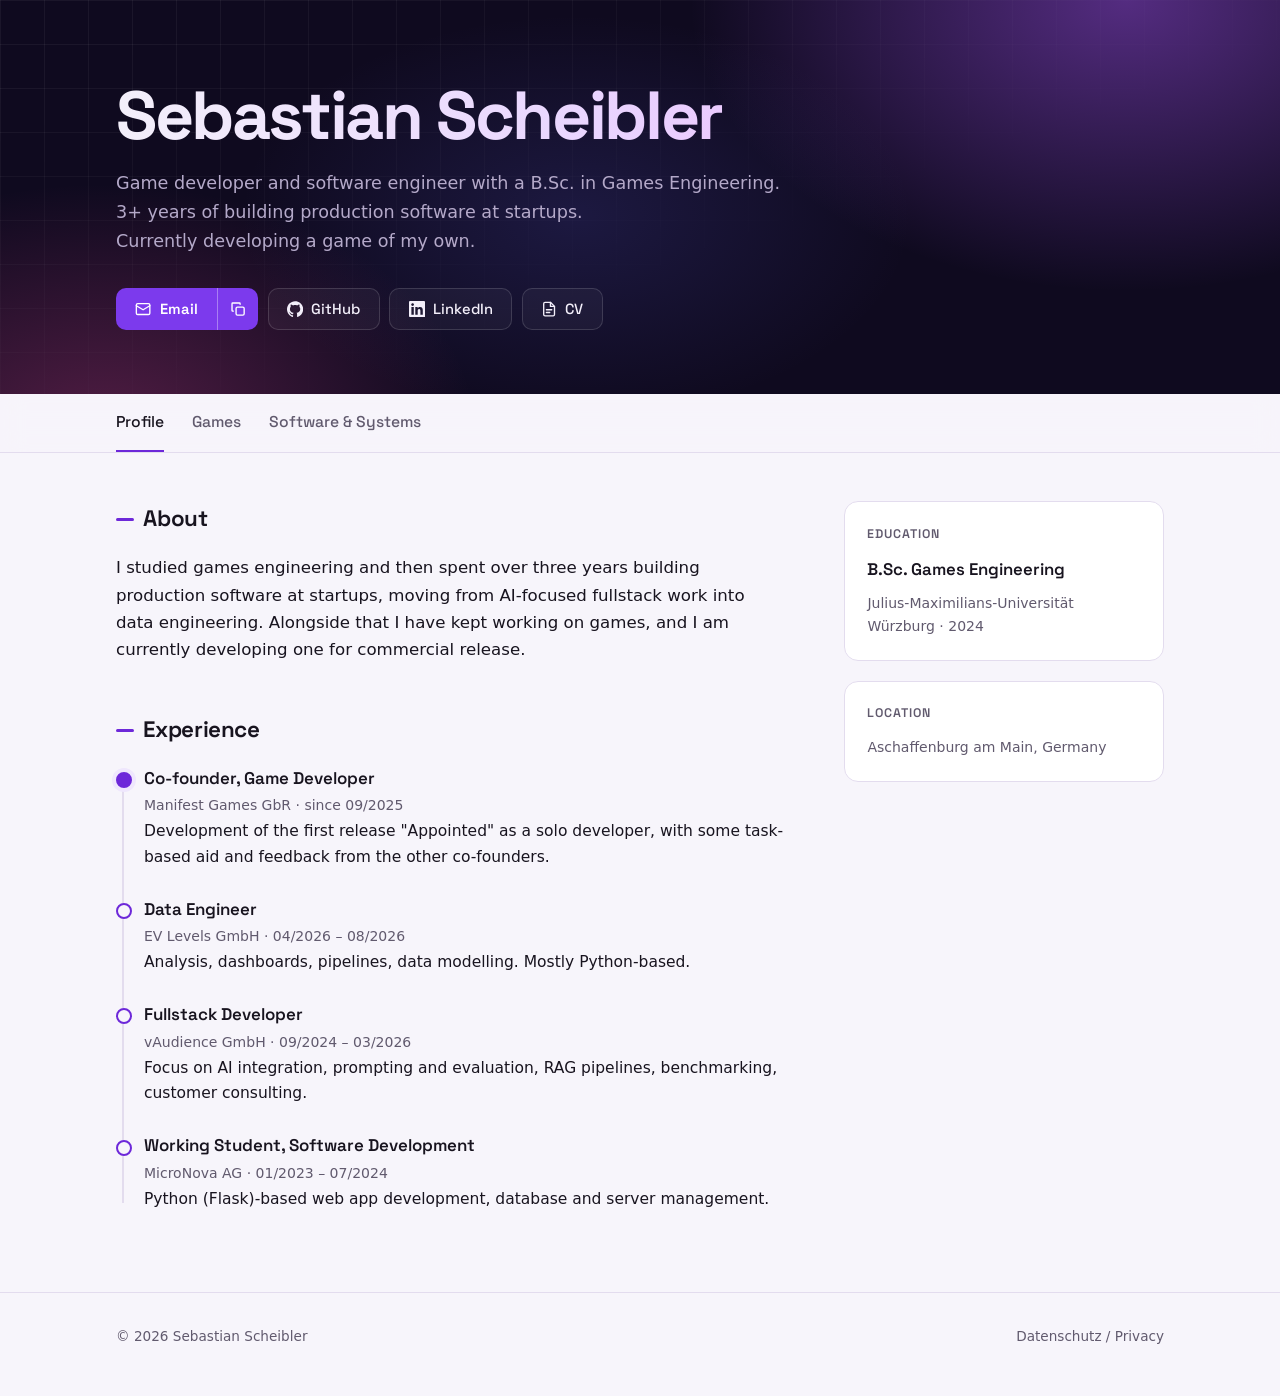
<file: index.html>
<!doctype html>
<html lang="en">
<head>
<meta charset="utf-8">
<meta name="viewport" content="width=device-width, initial-scale=1">
<title>Sebastian Scheibler</title>
<meta name="description" content="Games and software engineering portfolio.">
<link rel="preload" href="fonts/space-grotesk-latin-wght-normal.woff2" as="font" type="font/woff2" crossorigin>
<link rel="stylesheet" href="style.css">
<link rel="icon" href="favicon.ico" sizes="any">
<link rel="apple-touch-icon" href="apple-touch-icon.png">
<meta name="theme-color" content="#0f0a1f">

<!-- Link previews (LinkedIn, Slack, messengers). og:url and og:image must be
     absolute URLs, because those services fetch them from outside. -->
<meta property="og:type" content="website">
<meta property="og:title" content="Sebastian Scheibler">
<meta property="og:description" content="Games and software engineering portfolio.">
<meta property="og:url" content="https://rhynhere.github.io/">
<meta property="og:image" content="https://rhynhere.github.io/og-image.png">
<meta property="og:image:width" content="1200">
<meta property="og:image:height" content="630">
<meta property="og:image:alt" content="Sebastian Scheibler: game developer and software engineer">
<meta name="twitter:card" content="summary_large_image">
</head>
<body>

<header class="hero">
  <div class="container">
    <h1>Sebastian Scheibler</h1>
    <p class="tagline">
      <span>Game developer and software engineer with a B.Sc. in Games Engineering.</span>
      <span>3+ years of building production software at startups.</span>
      <span>Currently developing a game of my own.</span>
    </p>
    <ul class="hero-links">
      <li class="email-group">
        <a class="button primary" href="mailto:sebastian.scheibler.dev@gmail.com">
          <svg class="icon" viewBox="0 0 24 24" fill="none" stroke="currentColor" stroke-width="2" stroke-linecap="round" stroke-linejoin="round" aria-hidden="true"><rect x="2" y="4" width="20" height="16" rx="2"/><path d="m22 7-10 6L2 7"/></svg>
          Email
        </a>
        <!-- For visitors whose system has no mail app set up, mailto: does
             nothing, so they can copy the address instead. Hidden until the
             script runs, because without JavaScript it could not work. -->
        <button class="button copy" type="button" aria-label="Copy email address" title="Copy email address" hidden>
          <svg class="icon" viewBox="0 0 24 24" fill="none" stroke="currentColor" stroke-width="2" stroke-linecap="round" stroke-linejoin="round" aria-hidden="true"><rect x="9" y="9" width="12" height="12" rx="2"/><path d="M5 15H4a1 1 0 0 1-1-1V4a1 1 0 0 1 1-1h10a1 1 0 0 1 1 1v1"/></svg>
        </button>
        <span class="visually-hidden" role="status" id="copy-status"></span>
      </li>
      <li>
        <a class="button" href="https://github.com/RHYNhere">
          <svg class="icon" viewBox="0 0 24 24" fill="currentColor" aria-hidden="true"><path d="M12 .297c-6.63 0-12 5.373-12 12 0 5.303 3.438 9.8 8.205 11.385.6.113.82-.258.82-.577 0-.285-.01-1.04-.015-2.04-3.338.724-4.042-1.61-4.042-1.61C4.422 18.07 3.633 17.7 3.633 17.7c-1.087-.744.084-.729.084-.729 1.205.084 1.838 1.236 1.838 1.236 1.07 1.835 2.809 1.305 3.495.998.108-.776.417-1.305.76-1.605-2.665-.3-5.466-1.332-5.466-5.93 0-1.31.465-2.38 1.235-3.22-.135-.303-.54-1.523.105-3.176 0 0 1.005-.322 3.3 1.23.96-.267 1.98-.399 3-.405 1.02.006 2.04.138 3 .405 2.28-1.552 3.285-1.23 3.285-1.23.645 1.653.24 2.873.12 3.176.765.84 1.23 1.91 1.23 3.22 0 4.61-2.805 5.625-5.475 5.92.42.36.81 1.096.81 2.22 0 1.606-.015 2.896-.015 3.286 0 .315.21.69.825.57C20.565 22.092 24 17.592 24 12.297c0-6.627-5.373-12-12-12"/></svg>
          GitHub
        </a>
      </li>
      <li>
        <a class="button" href="https://www.linkedin.com/in/sebastian-scheibler-524455251/">
          <svg class="icon" viewBox="0 0 24 24" fill="currentColor" aria-hidden="true"><path d="M20.447 20.452h-3.554v-5.569c0-1.328-.027-3.037-1.852-3.037-1.853 0-2.136 1.445-2.136 2.939v5.667H9.351V9h3.414v1.561h.046c.477-.9 1.637-1.85 3.37-1.85 3.601 0 4.267 2.37 4.267 5.455v6.286zM5.337 7.433c-1.144 0-2.063-.926-2.063-2.065 0-1.138.92-2.063 2.063-2.063 1.14 0 2.064.925 2.064 2.063 0 1.139-.925 2.065-2.064 2.065zm1.782 13.019H3.555V9h3.564v11.452zM22.225 0H1.771C.792 0 0 .774 0 1.729v20.542C0 23.227.792 24 1.771 24h20.451C23.2 24 24 23.227 24 22.271V1.729C24 .774 23.2 0 22.222 0h.003z"/></svg>
          LinkedIn
        </a>
      </li>
      <li>
        <a class="button" href="Sebastian-Scheibler-CV.pdf">
          <svg class="icon" viewBox="0 0 24 24" fill="none" stroke="currentColor" stroke-width="2" stroke-linecap="round" stroke-linejoin="round" aria-hidden="true"><path d="M14 2H6a2 2 0 0 0-2 2v16a2 2 0 0 0 2 2h12a2 2 0 0 0 2-2V8z"/><path d="M14 2v6h6"/><path d="M8 13h8M8 17h5"/></svg>
          CV
        </a>
      </li>
    </ul>
  </div>
</header>

<nav class="tabbar" aria-label="Sections">
  <div class="container tabs" id="tabs">
    <a href="#profile" data-tab="profile">Profile</a>
    <a href="#games" data-tab="games">Games</a>
    <a href="#software" data-tab="software">Software &amp; Systems</a>
  </div>
</nav>

<main class="container">

<!-- ===================== PROFILE ===================== -->
<section id="profile" class="tab-panel">
  <div class="profile-grid">

    <div class="profile-main">
      <article class="block">
        <h2>About</h2>
        <p>
          I studied games engineering and then spent over three years building
          production software at startups, moving from AI-focused fullstack work
          into data engineering. Alongside that I have kept working on games,
          and I am currently developing one for commercial release.
        </p>
      </article>

      <article class="block">
        <h2>Experience</h2>
        <ol class="timeline">
          <li class="current">
            <span class="role">Co-founder, Game Developer</span>
            <span class="where">Manifest Games GbR · since 09/2025</span>
            <span class="what">Development of the first release "Appointed" as a solo developer, with some task-based aid and feedback from the other co-founders.</span>
          </li>
          <li>
            <span class="role">Data Engineer</span>
            <span class="where">EV Levels GmbH · 04/2026 – 08/2026</span>
            <span class="what">Analysis, dashboards, pipelines, data modelling. Mostly Python-based.</span>
          </li>
          <li>
            <span class="role">Fullstack Developer</span>
            <span class="where">vAudience GmbH · 09/2024 – 03/2026</span>
            <span class="what">Focus on AI integration, prompting and evaluation, RAG pipelines, benchmarking, customer consulting.</span>
          </li>
          <li>
            <span class="role">Working Student, Software Development</span>
            <span class="where">MicroNova AG · 01/2023 – 07/2024</span>
            <span class="what">Python (Flask)-based web app development, database and server management.</span>
          </li>
        </ol>
      </article>
    </div>

    <aside class="profile-side">
      <div class="side-card">
        <h2>Education</h2>
        <p class="side-title">B.Sc. Games Engineering</p>
        <p class="meta">Julius-Maximilians-Universität Würzburg · 2024</p>
      </div>

      <div class="side-card">
        <h2>Location</h2>
        <p class="meta">Aschaffenburg am Main, Germany</p>
      </div>
    </aside>

  </div>
</section>

<!-- ===================== GAMES ===================== -->
<section id="games" class="tab-panel" hidden>
  <div class="card-grid">

    <article class="card featured">
      <!-- muted is required for autoplay; playsinline stops iOS from opening
           the video full screen. Without autoplay the poster frame shows. -->
      <figure class="media media-video">
        <video src="images/appointed-flag-loop.mp4" poster="images/appointed-flag-poster.jpg"
               autoplay muted loop playsinline preload="metadata"
               aria-label="The flag of Paládia waving on a CRT screen"></video>
      </figure>
      <div class="card-body">
        <p class="kicker">Current project <span class="badge">in development</span></p>
        <h2>Appointed</h2>
        <ul class="tags">
          <li>Godot</li><li>GDScript</li><li class="skill">Game design</li><li class="skill">Combat design</li><li class="skill">Level design</li><li class="skill">Narrative design</li>
        </ul>
        <p>
          A first-person game set in Paládia, a technocratic meritocracy.
          The player works mundane jobs that the state broadcasts as critical
          service: mining, farming, cleaning, paperwork. The working equipment is both
          tool and weapon.
        </p>
        <p>
          The story follows a four-part Kishōtenketsu structure with a strong satirical undertone.
          Tension builds by accumulation, and a late
          turn reframes everything before it. A questionnaire after each level
          records the player's answers and decides which ending they reach.
        </p>
        <p class="meta">Commercial release planned on Steam via Manifest Games GbR.</p>
      </div>
    </article>

    <article class="card">
      <div class="gallery">
        <figure class="media"><img src="images/crimsonsoil-1.jpg" alt="Opening passage of Crimsonsoil Vernissage: the invitation card promising art that makes life seem precious" loading="lazy"></figure>
        <ul class="thumbs">
          <li><a href="images/crimsonsoil-1.jpg" aria-current="true"><img src="images/crimsonsoil-1.jpg" alt="Opening passage of Crimsonsoil Vernissage: the invitation card promising art that makes life seem precious" loading="lazy"></a></li>
          <li><a href="images/crimsonsoil-2.jpg"><img src="images/crimsonsoil-2.jpg" alt="A passage on the way back, set in deep red: a creature wearing the player's face blocks the corridor" loading="lazy"></a></li>
        </ul>
      </div>
      <div class="card-body">
        <p class="kicker">Interactive horror quest · 2025</p>
        <h2>Crimsonsoil Vernissage</h2>
        <ul class="tags">
          <li>Twine</li><li>SugarCube</li><li class="skill">Narrative design</li><li class="skill">Quest design</li>
        </ul>
        <p>
          A horror quest from my tabletop campaign, adapted into interactive
          fiction. The players attend the vernissage of a legendary elven
          artist who has returned after ninety-six years, and the exhibition
          turns out to be his suicide note.
        </p>
        <p>
          The quest leads through four rooms, and everything the player
          examines on the way in becomes a threat on the way out. The clues
          decide whether the artist's ritual can be disrupted, who leaves the
          house alive and which of four endings the player reaches.
        </p>
        <p class="links"><a href="crimsonsoil/">Play in browser →</a><a href="docs/crimsonsoil-design-doc.pdf">Design doc (PDF) →</a></p>
      </div>
    </article>

    <article class="card">
      <div class="gallery">
        <figure class="media diagram"><img src="images/sweet-syndicate-outer-loop.jpg" alt="Diagram of the weekly outer loop: workdays, the works council vote and optional free days all feed into consequences for the workplace, gameplay mechanics, NPC relationships and the balance of power, which shape the next workdays" loading="lazy"></figure>
        <ul class="thumbs">
          <li><a href="images/sweet-syndicate-outer-loop.jpg" aria-current="true"><img src="images/sweet-syndicate-outer-loop.jpg" alt="Diagram of the weekly outer loop: workdays, the works council vote and optional free days all feed into consequences for the workplace, gameplay mechanics, NPC relationships and the balance of power, which shape the next workdays" loading="lazy"></a></li>
          <li><a href="images/sweet-syndicate-core-loop.jpg"><img src="images/sweet-syndicate-core-loop.jpg" alt="Diagram of the daily core loop: arrival, first work phase, break, second work phase, end of the working day, and back to arrival" loading="lazy"></a></li>
        </ul>
      </div>
      <div class="card-body">
        <p class="kicker">Game concept · 2025</p>
        <h2>Sweet Syndicate</h2>
        <ul class="tags">
          <li class="skill">Systems design</li><li class="skill">Narrative design</li><li class="skill">Market analysis</li>
        </ul>
        <p>
          A narrative isometric RPG about a sugar refinery during the industrial
          age of a fictional universe. Where workplace simulations usually make you the boss, here you
          are one worker among many, and progress is collective rather than personal.
        </p>
        <p>
          Written as a fifteen-page high concept for a funding application:
          core loop, design pillars, cast, audience, age rating, competitive
          analysis against Disco Elysium, Papers Please, Suzerain, Frostpunk and
          Citizen Sleeper, and a development plan.
        </p>
        <p class="links"><a href="docs/sweet-syndicate-high-concept.pdf" hreflang="de">Read the high concept (PDF, German) →</a></p>
      </div>
    </article>

    <article class="card">
      <div class="gallery">
        <figure class="media"><img src="images/questbased1.jpg" alt="Two generated environments side by side: a forest below a hilltop village, and a barren slope with dead trees and wooden scaffolds" loading="lazy"></figure>
        <ul class="thumbs">
          <li><a href="images/questbased1.jpg" aria-current="true"><img src="images/questbased1.jpg" alt="Two generated environments side by side: a forest below a hilltop village, and a barren slope with dead trees and wooden scaffolds" loading="lazy"></a></li>
          <li><a href="images/questbased2.jpg"><img src="images/questbased2.jpg" alt="A generated region with wooden houses, tall grass and a palm forest" loading="lazy"></a></li>
          <li><a href="images/questbased3.jpg"><img src="images/questbased3.jpg" alt="A generated village area with a thatched cottage, palm trees and flower meadows" loading="lazy"></a></li>
        </ul>
      </div>
      <div class="card-body">
        <p class="kicker">B.Sc. thesis · 2024</p>
        <h2>Generation and adaption of quest-based virtual environments</h2>
        <ul class="tags">
          <li>Unity</li><li>C#</li><li>Python</li><li class="skill">Procedural generation</li><li class="skill">LLM integration</li>
        </ul>
        <p>
          Procedural generation of game environments shaped by quest structure.
          An LLM produces a structured description of the intended environment:
          regions, points of interest, NPCs and narrative framing. The generator
          parses it and builds a terrain to match, partitioning the map into
          regions with a Voronoi diagram, generating a heightmap and then placing
          objects by rule.
        </p>
        <p class="card-foot">
          <span class="meta">~2,300 lines of C#</span>
          <a href="https://github.com/RHYNhere/quest-based-environments">Source on GitHub →</a>
        </p>
      </div>
    </article>

    <article class="card">
      <div class="gallery">
        <figure class="media"><img src="images/spectrum-1.jpg" alt="Spectrum: the player character on a snow field facing a group of red, fanged creatures" loading="lazy"></figure>
        <ul class="thumbs">
          <li><a href="images/spectrum-1.jpg" aria-current="true"><img src="images/spectrum-1.jpg" alt="Spectrum: the player character on a snow field facing a group of red, fanged creatures" loading="lazy"></a></li>
          <li><a href="images/spectrum-2.jpg"><img src="images/spectrum-2.jpg" alt="Spectrum: the player firing a projectile at creatures on an icy water surface next to a rock wall" loading="lazy"></a></li>
          <li><a href="images/spectrum-3.jpg"><img src="images/spectrum-3.jpg" alt="Spectrum: the player facing a large swarm of creatures on a snow field" loading="lazy"></a></li>
        </ul>
      </div>
      <div class="card-body">
        <p class="kicker">Game engine and demo game · 2024</p>
        <h2>Technocracy &amp; Spectrum</h2>
        <ul class="tags">
          <li>C++</li><li>OpenGL</li><li>Box2D</li><li class="skill">Engine programming</li><li class="skill">Combat design</li>
        </ul>
        <p>
          A 2D game engine in C++ and Spectrum, a game built on top of it. The
          engine covers sprite rendering, animation, sound, input and an event
          system in about 4,250 lines; Spectrum adds another 2,150. The layer
          stack, event dispatching and application loop follow TheCherno's Hazel
          series, adapted to fit the libraries I used. The game is entirely my
          own work.
        </p>
        <p>
          Spectrum is a wave-based 2D action game. The player fights with
          ranged attacks and a dash on a cooldown and picks upgrades between
          levels for health, damage, attack speed, range, movement and extra
          dashes, while each level scales enemy health, damage and speed along
          with the size and length of its waves.
        </p>
        <p class="card-foot">
          <span class="meta">~6,400 lines</span>
          <a href="https://github.com/RHYNhere/technocracy">Source on GitHub →</a>
        </p>
      </div>
    </article>

    <article class="card">
      <div class="gallery">
        <figure class="media"><img src="images/detec2d-2.png" alt="Top-down test level: an agent's yellow vision cone sweeping the room" loading="lazy"></figure>
        <ul class="thumbs">
          <li><a href="images/detec2d-2.png" aria-current="true"><img src="images/detec2d-2.png" alt="Top-down test level: an agent's yellow vision cone sweeping the room" loading="lazy"></a></li>
          <li><a href="images/detec2d-4.png"><img src="images/detec2d-4.png" alt="Top-down test level: a purple sound radius around a noise source" loading="lazy"></a></li>
          <li><a href="images/detec2d-3.png"><img src="images/detec2d-3.png" alt="Custom inspector of the Sound Creation script with range, audio clips, refresh rate and line settings" loading="lazy"></a></li>
          <li><a href="images/detec2d-1.png"><img src="images/detec2d-1.png" alt="Editor gizmo of an agent: vision cone drawn inside its detection range circle" loading="lazy"></a></li>
        </ul>
      </div>
      <div class="card-body">
        <p class="kicker">Unity engine tool · team of 2 · 2023</p>
        <h2>detec2d</h2>
        <ul class="tags">
          <li>Unity</li><li>C#</li><li class="skill">Game AI</li><li class="skill">Editor tooling</li>
        </ul>
        <p>
          A 2D detection system for Unity in which agents perceive the player
          through vision and sound. Agents react through an interface instead of
          direct references, so any object can become a detection target, and
          detection events go through an event manager rather than agents polling
          each other every frame.
        </p>
        <p>
          Custom inspectors make the vision cone and sound radius editable and
          visible in the editor, so a designer can tune the system without
          touching code.
        </p>
        <p class="card-foot">
          <span class="meta">~1,300 lines across 14 scripts</span>
          <a href="https://github.com/RHYNhere/detec2d">Source on GitHub →</a>
        </p>
      </div>
    </article>
    <article class="card">
      <div class="gallery">
        <figure class="media"><img src="images/delighted1.jpg" alt="Title screen with a neon synthwave logo above a glowing grid floor" loading="lazy"></figure>
        <ul class="thumbs">
          <li><a href="images/delighted1.jpg" aria-current="true"><img src="images/delighted1.jpg" alt="Title screen with a neon synthwave logo above a glowing grid floor" loading="lazy"></a></li>
          <li><a href="images/delighted2.jpg"><img src="images/delighted2.jpg" alt="A car racing along a neon track past a billboard" loading="lazy"></a></li>
          <li><a href="images/delighted3.jpg"><img src="images/delighted3.jpg" alt="A car driving down a glowing straight towards a direction sign" loading="lazy"></a></li>
        </ul>
      </div>
      <div class="card-body">
        <p class="kicker">Student demo game · 2020</p>
        <h2>Delighted</h2>
        <ul class="tags">
          <li>Unity</li><li>C#</li><li class="skill">Gameplay programming</li>
        </ul>
        <p>
          An arcade racer with a neon synthwave look. While steering, the player
          aims with the mouse and shoots objects along the track. Every hit makes
          an object light up, and some of them trigger an effect when they do.
        </p>
      </div>
    </article>

  </div>
</section>

<!-- ===================== SOFTWARE ===================== -->
<section id="software" class="tab-panel" hidden>
  <div class="card-grid">

    <article class="card">
      <figure class="media"><img src="images/grafana.png" alt="Grafana dashboard of the home server: uptime, load, disk and memory gauges, plus network, CPU and memory usage per container for Nextcloud, Collabora, Navidrome, Syncthing and the monitoring stack" loading="lazy"></figure>
      <div class="card-body">
        <p class="kicker">Homelab</p>
        <h2>Home Infrastructure</h2>
        <ul class="tags">
          <li>Ubuntu Server</li><li>Docker Compose</li><li>Ansible</li><li>Tailscale</li><li class="skill">Infrastructure as code</li>
        </ul>
        <p>
          A self-hosted server running Nextcloud with Collabora, Navidrome,
          Syncthing, Pi-hole as the network's DNS and a Prometheus and Grafana
          monitoring stack, with CrowdSec as the intrusion prevention layer.
        </p>
        <p>
          Managed entirely as code: every compose file and service unit lives in
          an Ansible repository on my workstation and is deployed from there, so
          the server holds no configuration that is not reproducible. Every web
          interface binds only to the Tailscale interface; the one port open to
          the local network is Pi-hole's DNS, which the devices there need.
        </p>
      </div>
    </article>

    <article class="card">
      <div class="gallery">
        <figure class="media"><img src="images/manifest-site-1.png" alt="Home page of the Manifest Games website: a framed hero styled as a state questionnaire, headed You have been selected, next to the flag of Paládia on a CRT screen" loading="lazy"></figure>
        <ul class="thumbs">
          <li><a href="images/manifest-site-1.png" aria-current="true"><img src="images/manifest-site-1.png" alt="Home page of the Manifest Games website: a framed hero styled as a state questionnaire, headed You have been selected, next to the flag of Paládia on a CRT screen" loading="lazy"></a></li>
          <li><a href="images/manifest-site-2.png"><img src="images/manifest-site-2.png" alt="The same home page on a phone, with the hero text stacked above the flag" loading="lazy"></a></li>
        </ul>
      </div>
      <div class="card-body">
        <p class="kicker">Web</p>
        <h2>Manifest Games Studio Site</h2>
        <ul class="tags">
          <li>Next.js</li><li>React</li><li>TypeScript</li><li>Tailwind CSS</li><li class="skill">Frontend development</li>
        </ul>
        <p>
          The studio website and home of Appointed. Bilingual English and German,
          content authored in MDX so posts and game pages are written as content
          rather than as components.
        </p>
      </div>
    </article>

  </div>
</section>

</main>

<!-- Lightbox for enlarged screenshots. <dialog> brings the overlay, Esc to
     close and focus handling for free. -->
<dialog class="lightbox" id="lightbox" aria-label="Enlarged image">
  <img alt="">
  <button class="lightbox-close" type="button" aria-label="Close">×</button>
</dialog>

<footer>
  <div class="container footer-row">
    <p>© <span id="year">2026</span> Sebastian Scheibler</p>
    <nav class="footer-links" aria-label="Legal">
      <a href="datenschutz.html">Datenschutz / Privacy</a>
    </nav>
  </div>
</footer>

<script>
// Tabs. Without JavaScript every section stays visible, so the page still
// works as one long document rather than showing nothing.
(function () {
  var nav = document.getElementById('tabs');
  var links = nav.querySelectorAll('a');
  var panels = document.querySelectorAll('.tab-panel');

  function show(name, animate) {
    panels.forEach(function (p) {
      p.hidden = (p.id !== name);
      p.classList.toggle('entering', !!animate && !p.hidden);
    });
    links.forEach(function (l) {
      var on = l.dataset.tab === name;
      l.classList.toggle('active', on);
      if (on) l.setAttribute('aria-current', 'page'); else l.removeAttribute('aria-current');
    });
  }

  links.forEach(function (l) {
    l.addEventListener('click', function (e) {
      e.preventDefault();
      show(l.dataset.tab, true);
      history.replaceState(null, '', '#' + l.dataset.tab);
    });
  });

  // Deep links such as /#software open on that tab.
  var start = location.hash.replace('#', '');
  show(['profile', 'games', 'software'].indexOf(start) > -1 ? start : 'profile');

  document.getElementById('year').textContent = new Date().getFullYear();

  // Visitors who asked their system for less motion get the poster frame
  // instead of a looping video.
  if (window.matchMedia('(prefers-reduced-motion: reduce)').matches) {
    document.querySelectorAll('video[autoplay]').forEach(function (v) {
      v.removeAttribute('autoplay');
      v.pause();
    });
  }

  // Copy button next to Email. The address comes from the mailto link, so it
  // only has to be changed in one place.
  var copyBtn = document.querySelector('.button.copy');
  var mailLink = document.querySelector('.email-group a[href^="mailto:"]');
  var copyStatus = document.getElementById('copy-status');
  if (copyBtn && mailLink && navigator.clipboard) {
    var address = mailLink.getAttribute('href').replace('mailto:', '');
    copyBtn.hidden = false;
    copyBtn.parentElement.classList.add('split');
    copyBtn.addEventListener('click', function () {
      navigator.clipboard.writeText(address).then(function () {
        copyBtn.classList.add('copied');
        copyStatus.textContent = 'Email address copied';
        setTimeout(function () {
          copyBtn.classList.remove('copied');
          copyStatus.textContent = '';
        }, 1800);
      });
    });
  }

  // A click (or Enter/Space) on the looping video pauses or resumes it, so
  // nobody is stuck with motion they did not ask for.
  document.querySelectorAll('.media-video video').forEach(function (v) {
    v.tabIndex = 0;
    v.title = 'Click to pause or play';
    function toggle() { if (v.paused) { v.play(); } else { v.pause(); } }
    v.addEventListener('click', toggle);
    v.addEventListener('keydown', function (e) {
      if (e.key === 'Enter' || e.key === ' ') { e.preventDefault(); toggle(); }
    });
  });

  // Galleries: a thumbnail swaps the main image. Without JavaScript each
  // thumbnail is a plain link to the image file.
  document.querySelectorAll('.gallery').forEach(function (g) {
    var main = g.querySelector('.media img');
    var thumbs = g.querySelectorAll('.thumbs a');
    thumbs.forEach(function (a) {
      a.addEventListener('click', function (e) {
        e.preventDefault();
        main.src = a.getAttribute('href');
        main.alt = a.querySelector('img').alt;
        thumbs.forEach(function (t) { t.removeAttribute('aria-current'); });
        a.setAttribute('aria-current', 'true');
      });
    });
  });

  // Lightbox: clicking a screenshot (or Enter on it) opens it large.
  var box = document.getElementById('lightbox');
  var boxImg = box.querySelector('img');

  function enlarge(img) {
    boxImg.src = img.src;
    boxImg.alt = img.alt;
    // Small sources (the detec2d panels are 144 px tall) would open smaller
    // than they look in the card, so scale them up to a readable size.
    var target = Math.min(window.innerHeight * 0.6, img.naturalHeight * 4);
    boxImg.style.height = img.naturalHeight < target ? target + 'px' : '';
    box.showModal();
  }

  document.querySelectorAll('.media img').forEach(function (img) {
    img.tabIndex = 0;
    img.addEventListener('click', function () { enlarge(img); });
    img.addEventListener('keydown', function (e) {
      if (e.key === 'Enter' || e.key === ' ') { e.preventDefault(); enlarge(img); }
    });
  });

  // Any click inside the open dialog closes it, the image included.
  box.addEventListener('click', function () { box.close(); });
})();
</script>

</body>
</html>
</file>
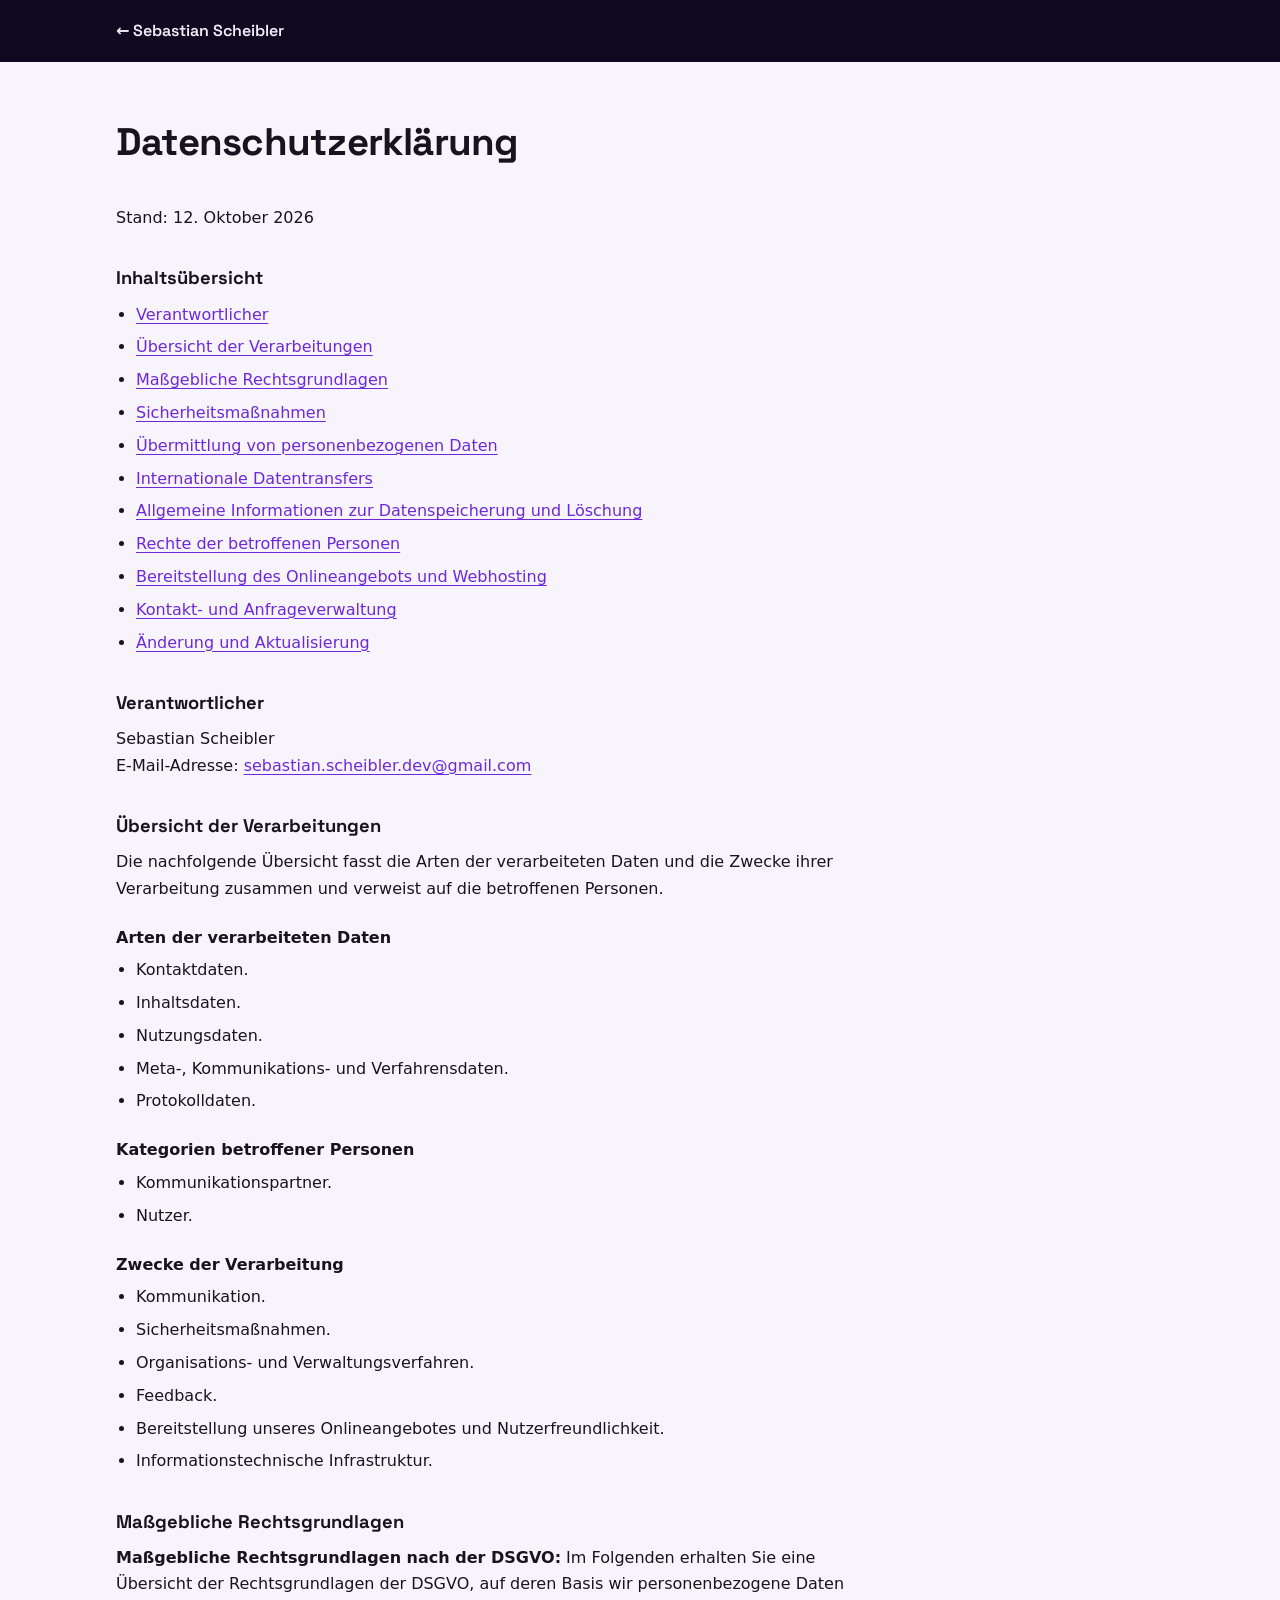
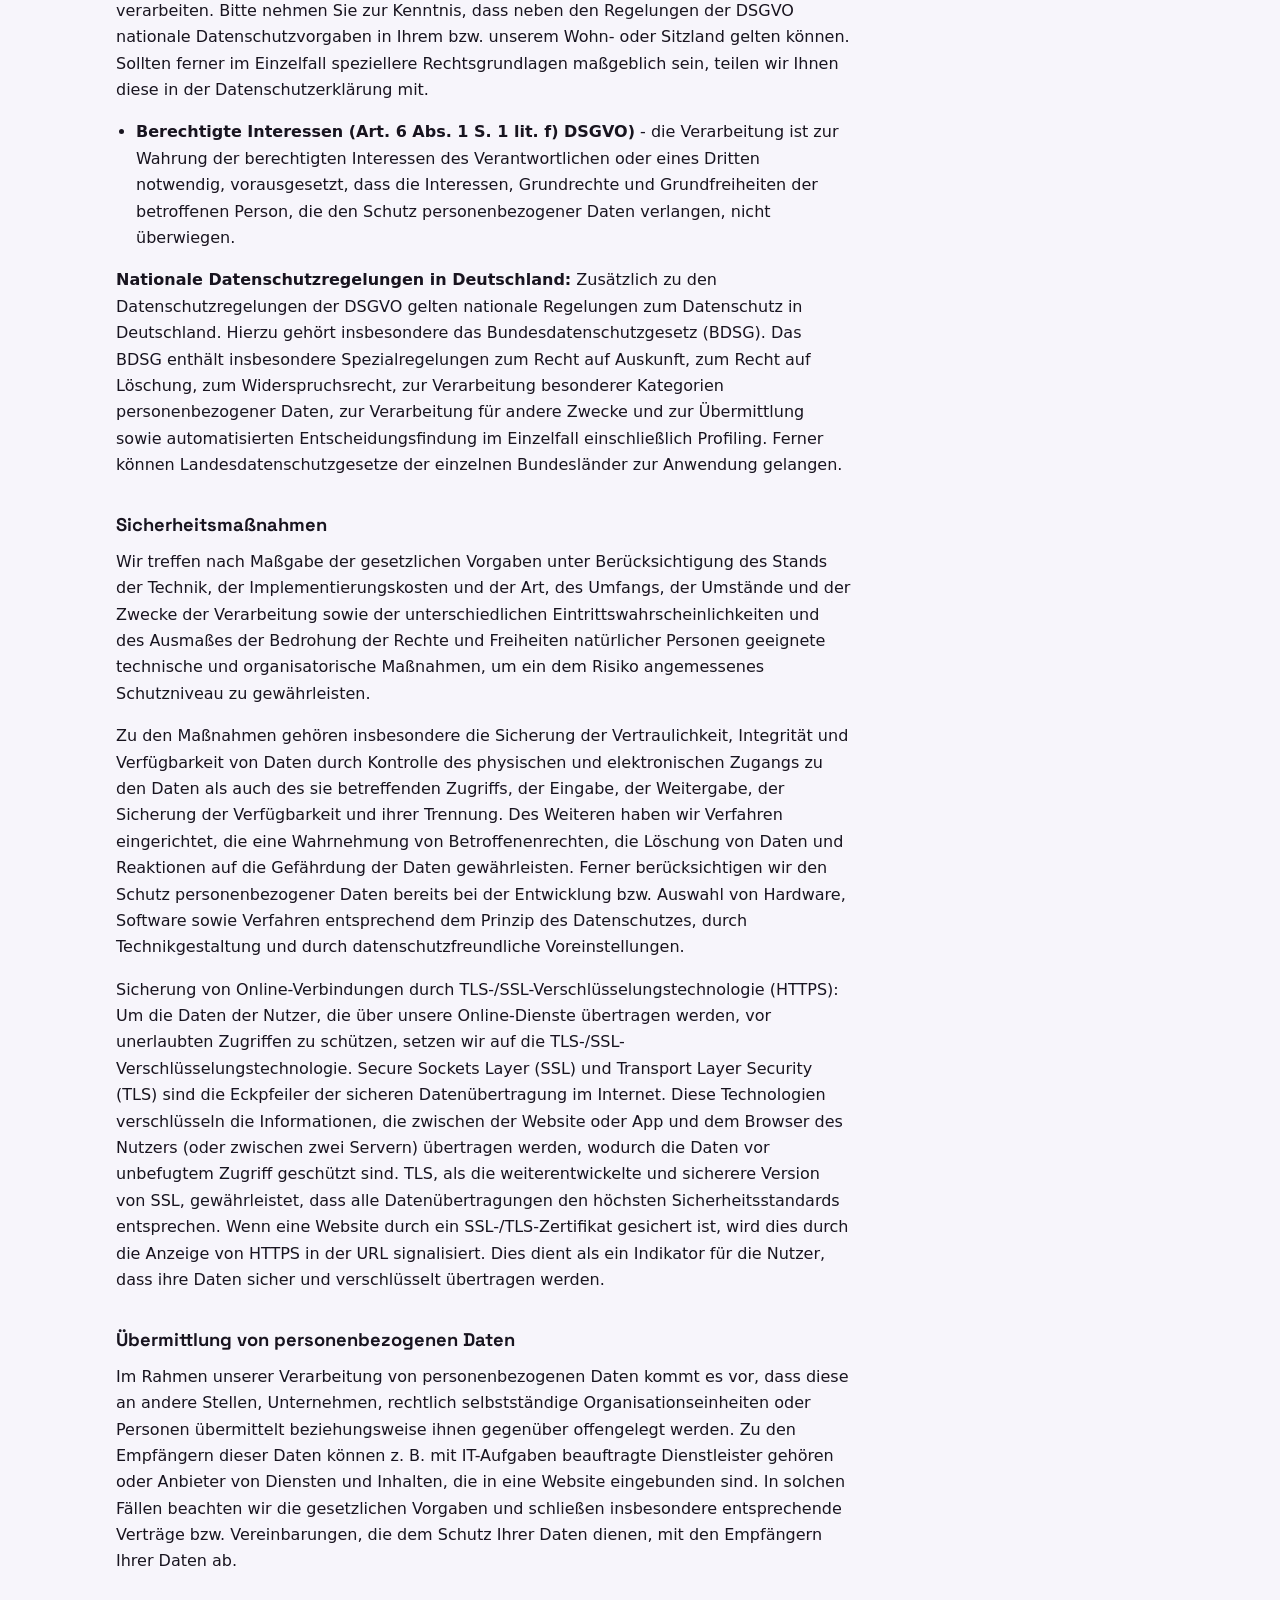
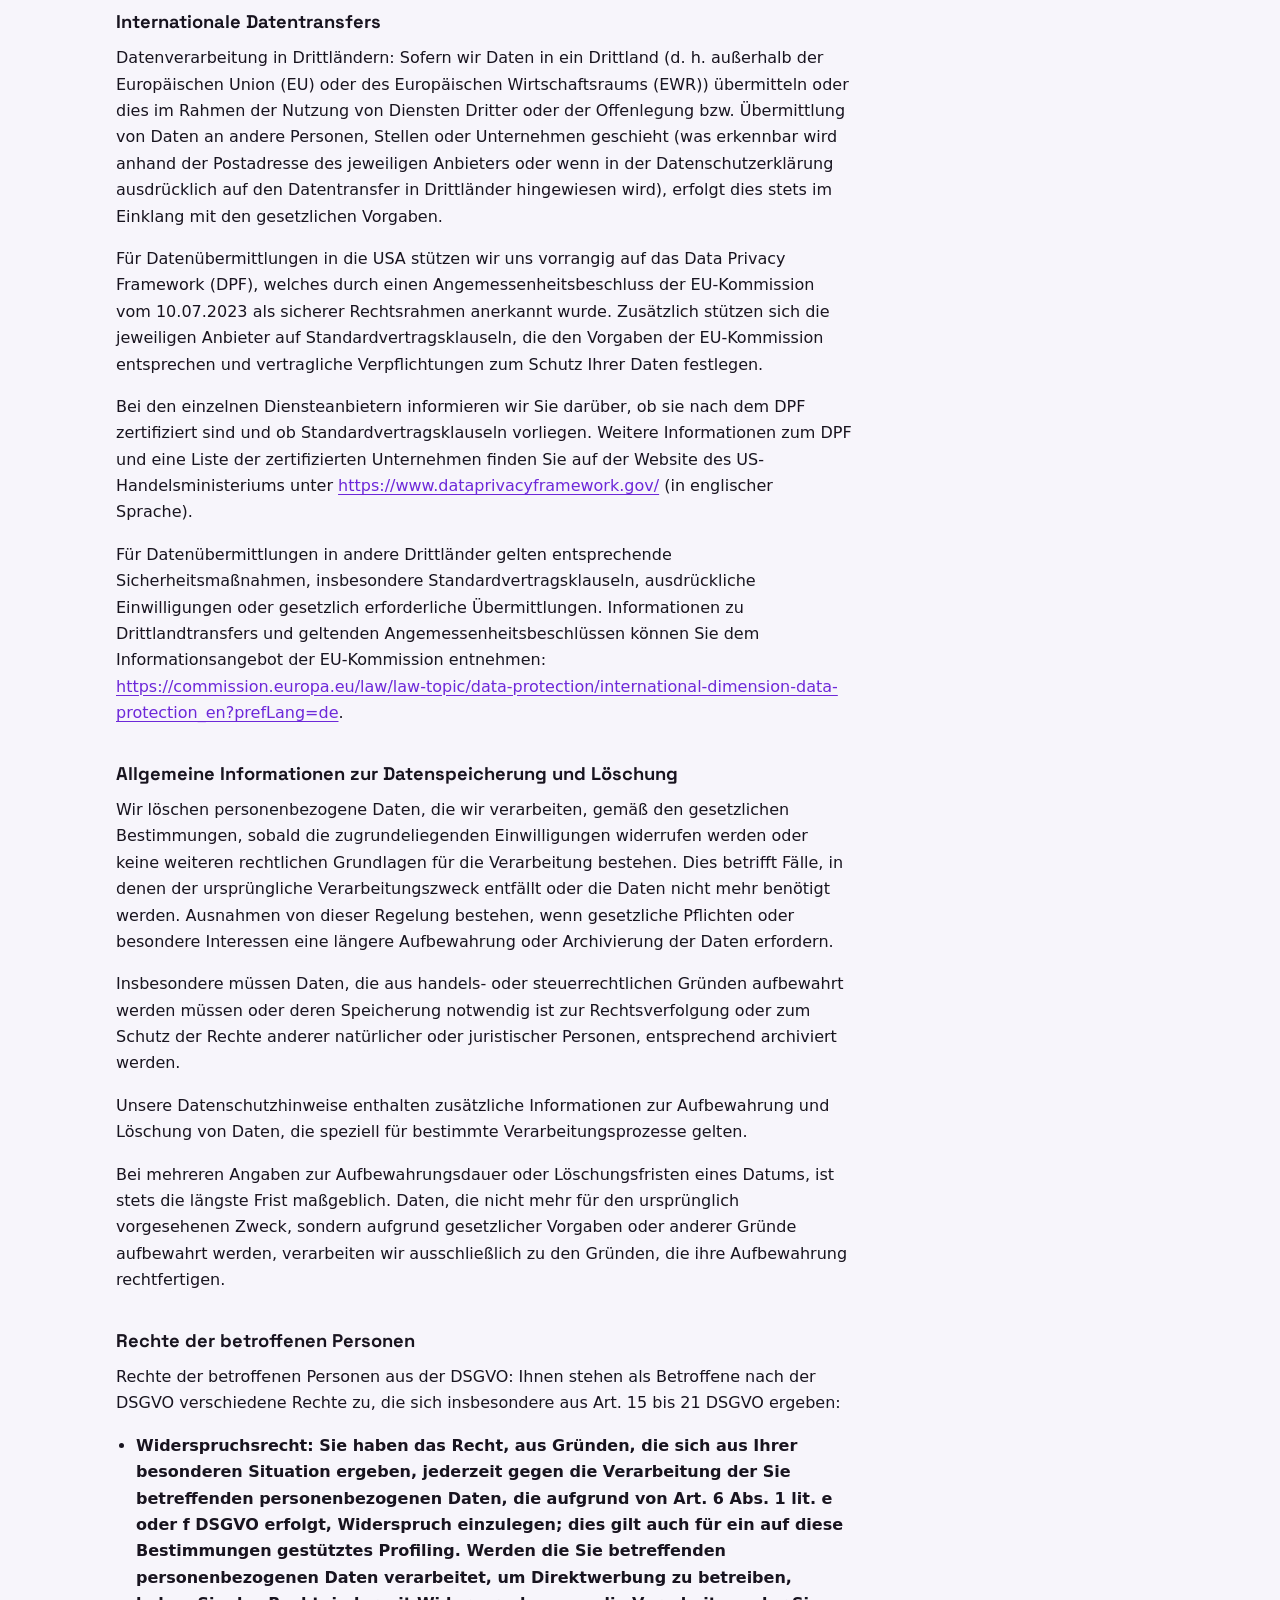
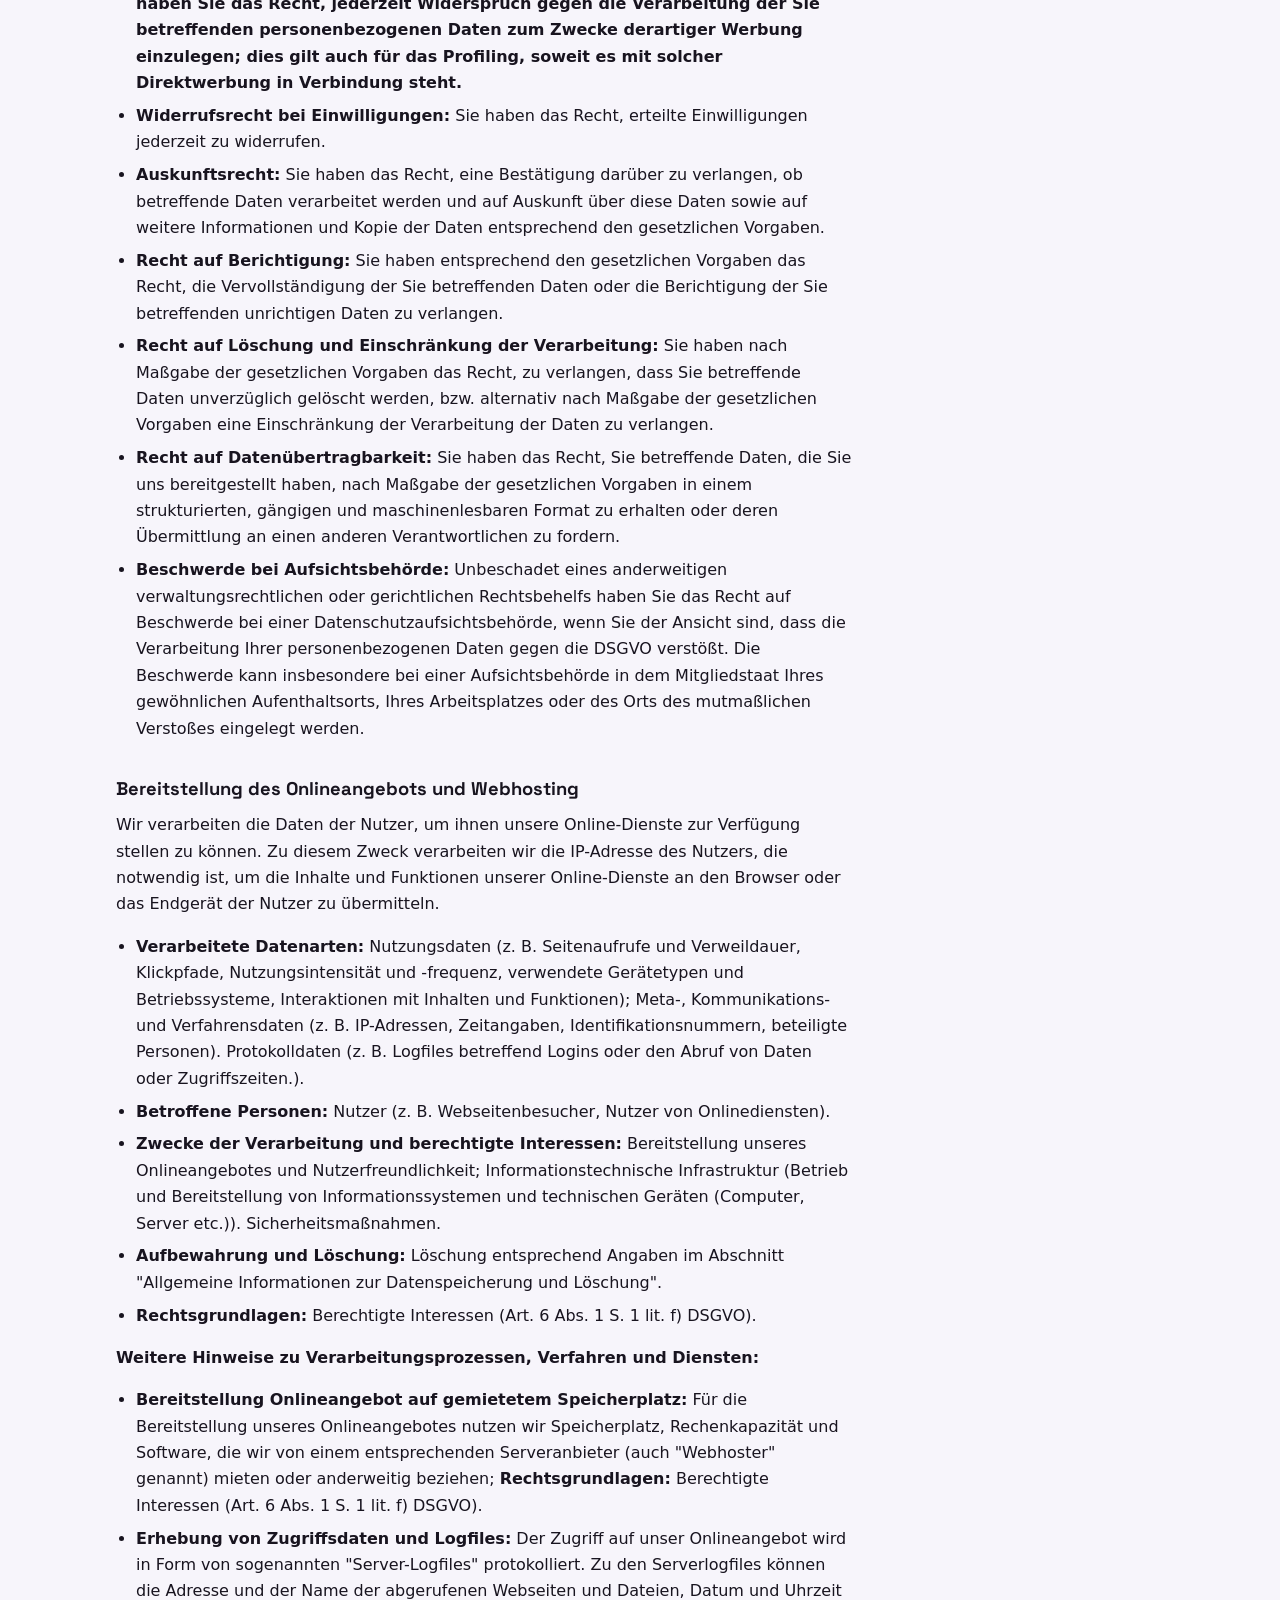
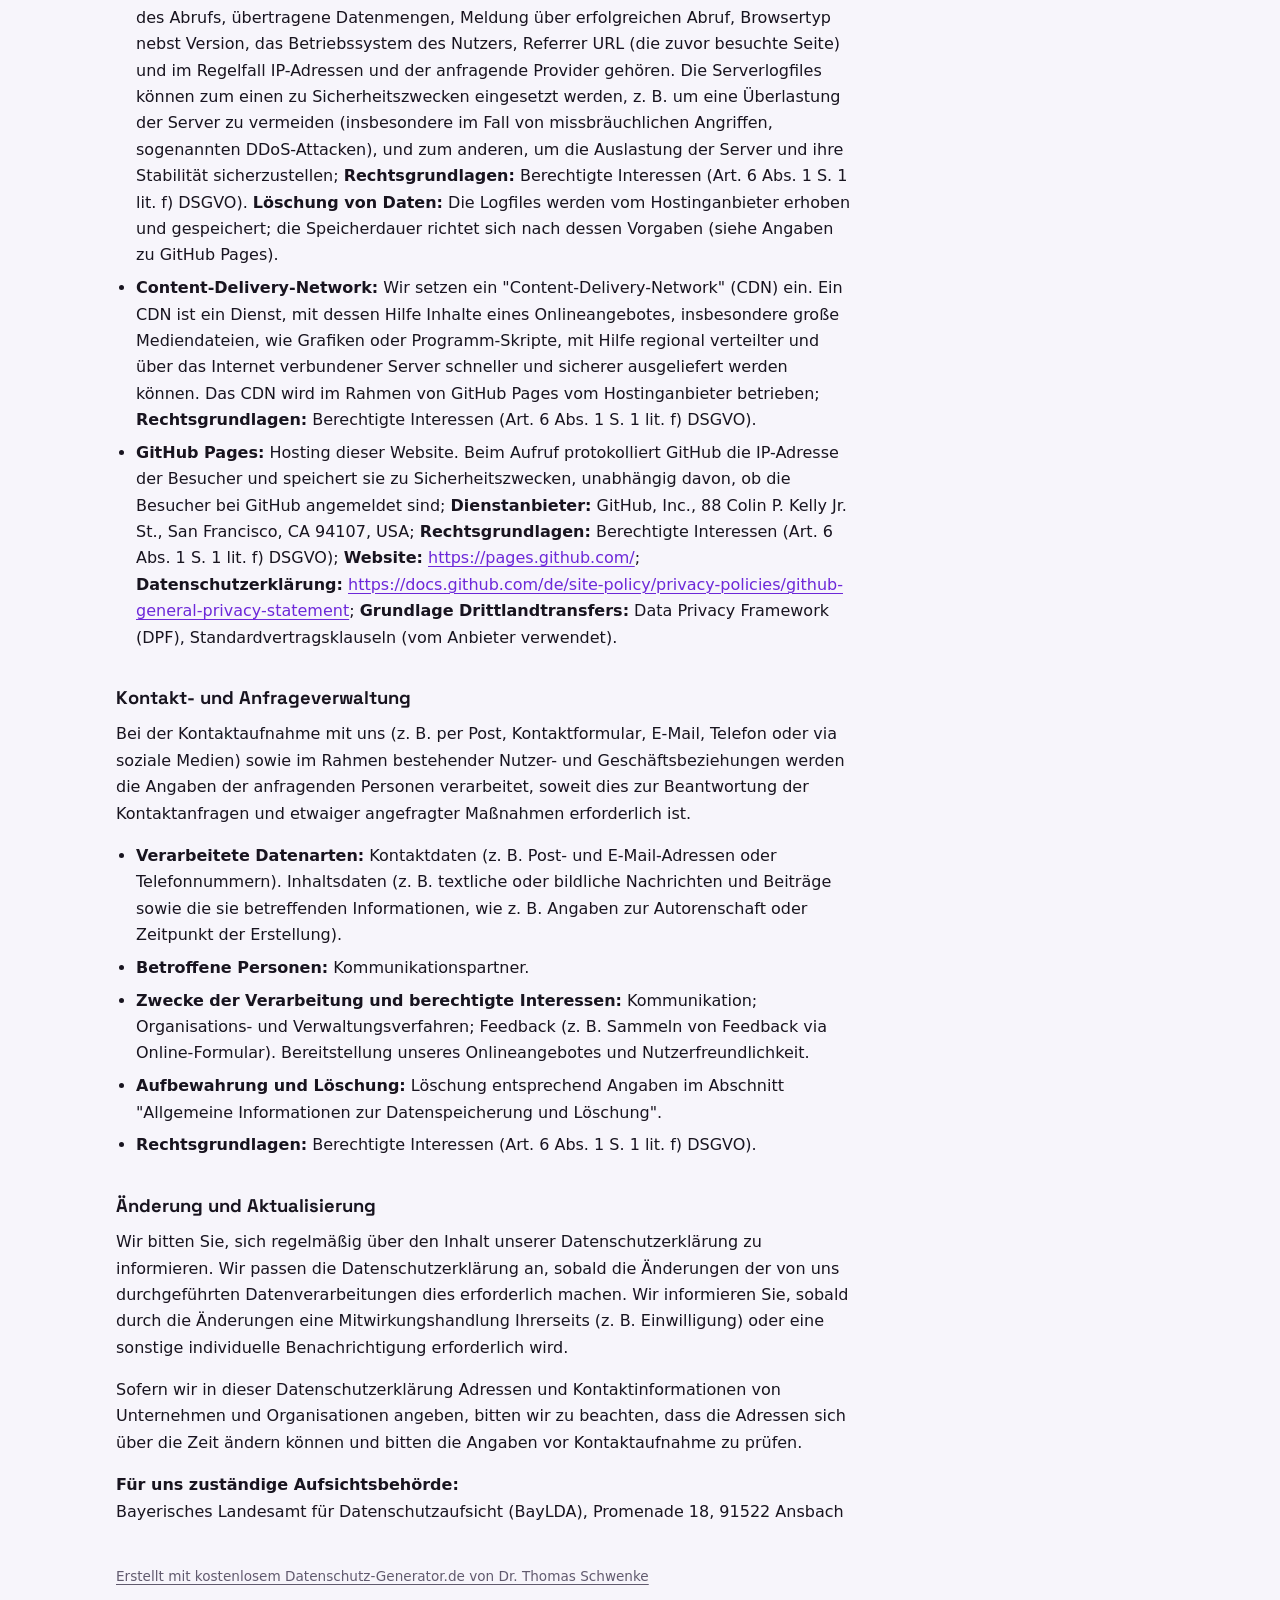
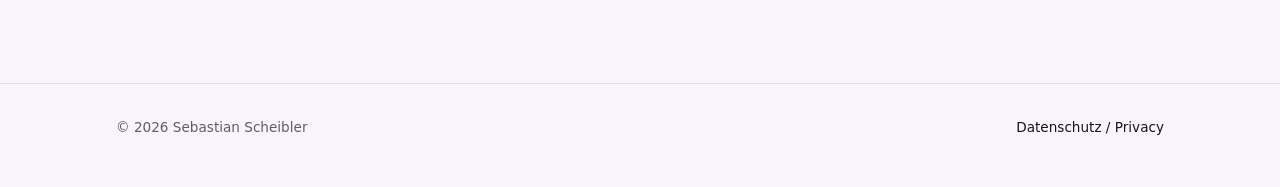
<file: datenschutz.html>
<!doctype html>
<html lang="de">
<head>
<meta charset="utf-8">
<meta name="viewport" content="width=device-width, initial-scale=1">
<title>Datenschutz · Sebastian Scheibler</title>
<meta name="robots" content="noindex">
<link rel="icon" href="favicon.ico" sizes="any">
<link rel="apple-touch-icon" href="apple-touch-icon.png">
<link rel="stylesheet" href="style.css">
</head>
<body>

<!--
  Generated on 2026-10-12 with the free version of datenschutz-generator.de
  (the link at the bottom is a condition of the free licence and must stay).

  Edited by hand afterwards:
  - removed the whistleblower section ("Hinweisgeber") and the overview
    entries and legal bases that only came from it
  - added the GitHub Pages provider entry (facts from GitHub's own docs:
    docs.github.com "About GitHub Pages" and the General Privacy Statement)
  - log retention now points to GitHub instead of the generator's 30-day default
  - the SCC sentence now says GitHub relies on them, not this site

  If the site moves to another host, regenerate instead of patching.
-->

<header class="legal-header">
  <div class="container">
    <a href="./">← Sebastian Scheibler</a>
  </div>
</header>

<main class="container legal">
<h1>Datenschutzerklärung</h1>
<p>Stand: 12. Oktober 2026</p>

<h2>Inhaltsübersicht</h2>
<ul class="index">
  <li><a href="#m3">Verantwortlicher</a></li>
  <li><a href="#mOverview">Übersicht der Verarbeitungen</a></li>
  <li><a href="#m2427">Maßgebliche Rechtsgrundlagen</a></li>
  <li><a href="#m27">Sicherheitsmaßnahmen</a></li>
  <li><a href="#m25">Übermittlung von personenbezogenen Daten</a></li>
  <li><a href="#m24">Internationale Datentransfers</a></li>
  <li><a href="#m12">Allgemeine Informationen zur Datenspeicherung und Löschung</a></li>
  <li><a href="#m10">Rechte der betroffenen Personen</a></li>
  <li><a href="#m225">Bereitstellung des Onlineangebots und Webhosting</a></li>
  <li><a href="#m182">Kontakt- und Anfrageverwaltung</a></li>
  <li><a href="#m15">Änderung und Aktualisierung</a></li>
</ul>

<h2 id="m3">Verantwortlicher</h2>
<p>Sebastian Scheibler<br>
E-Mail-Adresse: <a href="mailto:sebastian.scheibler.dev@gmail.com">sebastian.scheibler.dev@gmail.com</a></p>

<h2 id="mOverview">Übersicht der Verarbeitungen</h2>
<p>Die nachfolgende Übersicht fasst die Arten der verarbeiteten Daten und die Zwecke ihrer Verarbeitung zusammen und verweist auf die betroffenen Personen.</p>
<h3>Arten der verarbeiteten Daten</h3>
<ul>
  <li>Kontaktdaten.</li>
  <li>Inhaltsdaten.</li>
  <li>Nutzungsdaten.</li>
  <li>Meta-, Kommunikations- und Verfahrensdaten.</li>
  <li>Protokolldaten.</li>
</ul>
<h3>Kategorien betroffener Personen</h3>
<ul>
  <li>Kommunikationspartner.</li>
  <li>Nutzer.</li>
</ul>
<h3>Zwecke der Verarbeitung</h3>
<ul>
  <li>Kommunikation.</li>
  <li>Sicherheitsmaßnahmen.</li>
  <li>Organisations- und Verwaltungsverfahren.</li>
  <li>Feedback.</li>
  <li>Bereitstellung unseres Onlineangebotes und Nutzerfreundlichkeit.</li>
  <li>Informationstechnische Infrastruktur.</li>
</ul>

<h2 id="m2427">Maßgebliche Rechtsgrundlagen</h2>
<p><strong>Maßgebliche Rechtsgrundlagen nach der DSGVO:</strong> Im Folgenden erhalten Sie eine Übersicht der Rechtsgrundlagen der DSGVO, auf deren Basis wir personenbezogene Daten verarbeiten. Bitte nehmen Sie zur Kenntnis, dass neben den Regelungen der DSGVO nationale Datenschutzvorgaben in Ihrem bzw. unserem Wohn- oder Sitzland gelten können. Sollten ferner im Einzelfall speziellere Rechtsgrundlagen maßgeblich sein, teilen wir Ihnen diese in der Datenschutzerklärung mit.</p>
<ul>
  <li><strong>Berechtigte Interessen (Art. 6 Abs. 1 S. 1 lit. f) DSGVO)</strong> - die Verarbeitung ist zur Wahrung der berechtigten Interessen des Verantwortlichen oder eines Dritten notwendig, vorausgesetzt, dass die Interessen, Grundrechte und Grundfreiheiten der betroffenen Person, die den Schutz personenbezogener Daten verlangen, nicht überwiegen.</li>
</ul>
<p><strong>Nationale Datenschutzregelungen in Deutschland:</strong> Zusätzlich zu den Datenschutzregelungen der DSGVO gelten nationale Regelungen zum Datenschutz in Deutschland. Hierzu gehört insbesondere das Bundesdatenschutzgesetz (BDSG). Das BDSG enthält insbesondere Spezialregelungen zum Recht auf Auskunft, zum Recht auf Löschung, zum Widerspruchsrecht, zur Verarbeitung besonderer Kategorien personenbezogener Daten, zur Verarbeitung für andere Zwecke und zur Übermittlung sowie automatisierten Entscheidungsfindung im Einzelfall einschließlich Profiling. Ferner können Landesdatenschutzgesetze der einzelnen Bundesländer zur Anwendung gelangen.</p>

<h2 id="m27">Sicherheitsmaßnahmen</h2>
<p>Wir treffen nach Maßgabe der gesetzlichen Vorgaben unter Berücksichtigung des Stands der Technik, der Implementierungskosten und der Art, des Umfangs, der Umstände und der Zwecke der Verarbeitung sowie der unterschiedlichen Eintrittswahrscheinlichkeiten und des Ausmaßes der Bedrohung der Rechte und Freiheiten natürlicher Personen geeignete technische und organisatorische Maßnahmen, um ein dem Risiko angemessenes Schutzniveau zu gewährleisten.</p>
<p>Zu den Maßnahmen gehören insbesondere die Sicherung der Vertraulichkeit, Integrität und Verfügbarkeit von Daten durch Kontrolle des physischen und elektronischen Zugangs zu den Daten als auch des sie betreffenden Zugriffs, der Eingabe, der Weitergabe, der Sicherung der Verfügbarkeit und ihrer Trennung. Des Weiteren haben wir Verfahren eingerichtet, die eine Wahrnehmung von Betroffenenrechten, die Löschung von Daten und Reaktionen auf die Gefährdung der Daten gewährleisten. Ferner berücksichtigen wir den Schutz personenbezogener Daten bereits bei der Entwicklung bzw. Auswahl von Hardware, Software sowie Verfahren entsprechend dem Prinzip des Datenschutzes, durch Technikgestaltung und durch datenschutzfreundliche Voreinstellungen.</p>
<p>Sicherung von Online-Verbindungen durch TLS-/SSL-Verschlüsselungstechnologie (HTTPS): Um die Daten der Nutzer, die über unsere Online-Dienste übertragen werden, vor unerlaubten Zugriffen zu schützen, setzen wir auf die TLS-/SSL-Verschlüsselungstechnologie. Secure Sockets Layer (SSL) und Transport Layer Security (TLS) sind die Eckpfeiler der sicheren Datenübertragung im Internet. Diese Technologien verschlüsseln die Informationen, die zwischen der Website oder App und dem Browser des Nutzers (oder zwischen zwei Servern) übertragen werden, wodurch die Daten vor unbefugtem Zugriff geschützt sind. TLS, als die weiterentwickelte und sicherere Version von SSL, gewährleistet, dass alle Datenübertragungen den höchsten Sicherheitsstandards entsprechen. Wenn eine Website durch ein SSL-/TLS-Zertifikat gesichert ist, wird dies durch die Anzeige von HTTPS in der URL signalisiert. Dies dient als ein Indikator für die Nutzer, dass ihre Daten sicher und verschlüsselt übertragen werden.</p>

<h2 id="m25">Übermittlung von personenbezogenen Daten</h2>
<p>Im Rahmen unserer Verarbeitung von personenbezogenen Daten kommt es vor, dass diese an andere Stellen, Unternehmen, rechtlich selbstständige Organisationseinheiten oder Personen übermittelt beziehungsweise ihnen gegenüber offengelegt werden. Zu den Empfängern dieser Daten können z. B. mit IT-Aufgaben beauftragte Dienstleister gehören oder Anbieter von Diensten und Inhalten, die in eine Website eingebunden sind. In solchen Fällen beachten wir die gesetzlichen Vorgaben und schließen insbesondere entsprechende Verträge bzw. Vereinbarungen, die dem Schutz Ihrer Daten dienen, mit den Empfängern Ihrer Daten ab.</p>

<h2 id="m24">Internationale Datentransfers</h2>
<p>Datenverarbeitung in Drittländern: Sofern wir Daten in ein Drittland (d. h. außerhalb der Europäischen Union (EU) oder des Europäischen Wirtschaftsraums (EWR)) übermitteln oder dies im Rahmen der Nutzung von Diensten Dritter oder der Offenlegung bzw. Übermittlung von Daten an andere Personen, Stellen oder Unternehmen geschieht (was erkennbar wird anhand der Postadresse des jeweiligen Anbieters oder wenn in der Datenschutzerklärung ausdrücklich auf den Datentransfer in Drittländer hingewiesen wird), erfolgt dies stets im Einklang mit den gesetzlichen Vorgaben.</p>
<p>Für Datenübermittlungen in die USA stützen wir uns vorrangig auf das Data Privacy Framework (DPF), welches durch einen Angemessenheitsbeschluss der EU-Kommission vom 10.07.2023 als sicherer Rechtsrahmen anerkannt wurde. Zusätzlich stützen sich die jeweiligen Anbieter auf Standardvertragsklauseln, die den Vorgaben der EU-Kommission entsprechen und vertragliche Verpflichtungen zum Schutz Ihrer Daten festlegen.</p>
<p>Bei den einzelnen Diensteanbietern informieren wir Sie darüber, ob sie nach dem DPF zertifiziert sind und ob Standardvertragsklauseln vorliegen. Weitere Informationen zum DPF und eine Liste der zertifizierten Unternehmen finden Sie auf der Website des US-Handelsministeriums unter <a href="https://www.dataprivacyframework.gov/" target="_blank" rel="noopener">https://www.dataprivacyframework.gov/</a> (in englischer Sprache).</p>
<p>Für Datenübermittlungen in andere Drittländer gelten entsprechende Sicherheitsmaßnahmen, insbesondere Standardvertragsklauseln, ausdrückliche Einwilligungen oder gesetzlich erforderliche Übermittlungen. Informationen zu Drittlandtransfers und geltenden Angemessenheitsbeschlüssen können Sie dem Informationsangebot der EU-Kommission entnehmen: <a href="https://commission.europa.eu/law/law-topic/data-protection/international-dimension-data-protection_en?prefLang=de" target="_blank" rel="noopener">https://commission.europa.eu/law/law-topic/data-protection/international-dimension-data-protection_en?prefLang=de</a>.</p>

<h2 id="m12">Allgemeine Informationen zur Datenspeicherung und Löschung</h2>
<p>Wir löschen personenbezogene Daten, die wir verarbeiten, gemäß den gesetzlichen Bestimmungen, sobald die zugrundeliegenden Einwilligungen widerrufen werden oder keine weiteren rechtlichen Grundlagen für die Verarbeitung bestehen. Dies betrifft Fälle, in denen der ursprüngliche Verarbeitungszweck entfällt oder die Daten nicht mehr benötigt werden. Ausnahmen von dieser Regelung bestehen, wenn gesetzliche Pflichten oder besondere Interessen eine längere Aufbewahrung oder Archivierung der Daten erfordern.</p>
<p>Insbesondere müssen Daten, die aus handels- oder steuerrechtlichen Gründen aufbewahrt werden müssen oder deren Speicherung notwendig ist zur Rechtsverfolgung oder zum Schutz der Rechte anderer natürlicher oder juristischer Personen, entsprechend archiviert werden.</p>
<p>Unsere Datenschutzhinweise enthalten zusätzliche Informationen zur Aufbewahrung und Löschung von Daten, die speziell für bestimmte Verarbeitungsprozesse gelten.</p>
<p>Bei mehreren Angaben zur Aufbewahrungsdauer oder Löschungsfristen eines Datums, ist stets die längste Frist maßgeblich. Daten, die nicht mehr für den ursprünglich vorgesehenen Zweck, sondern aufgrund gesetzlicher Vorgaben oder anderer Gründe aufbewahrt werden, verarbeiten wir ausschließlich zu den Gründen, die ihre Aufbewahrung rechtfertigen.</p>

<h2 id="m10">Rechte der betroffenen Personen</h2>
<p>Rechte der betroffenen Personen aus der DSGVO: Ihnen stehen als Betroffene nach der DSGVO verschiedene Rechte zu, die sich insbesondere aus Art. 15 bis 21 DSGVO ergeben:</p>
<ul>
  <li><strong>Widerspruchsrecht: Sie haben das Recht, aus Gründen, die sich aus Ihrer besonderen Situation ergeben, jederzeit gegen die Verarbeitung der Sie betreffenden personenbezogenen Daten, die aufgrund von Art. 6 Abs. 1 lit. e oder f DSGVO erfolgt, Widerspruch einzulegen; dies gilt auch für ein auf diese Bestimmungen gestütztes Profiling. Werden die Sie betreffenden personenbezogenen Daten verarbeitet, um Direktwerbung zu betreiben, haben Sie das Recht, jederzeit Widerspruch gegen die Verarbeitung der Sie betreffenden personenbezogenen Daten zum Zwecke derartiger Werbung einzulegen; dies gilt auch für das Profiling, soweit es mit solcher Direktwerbung in Verbindung steht.</strong></li>
  <li><strong>Widerrufsrecht bei Einwilligungen:</strong> Sie haben das Recht, erteilte Einwilligungen jederzeit zu widerrufen.</li>
  <li><strong>Auskunftsrecht:</strong> Sie haben das Recht, eine Bestätigung darüber zu verlangen, ob betreffende Daten verarbeitet werden und auf Auskunft über diese Daten sowie auf weitere Informationen und Kopie der Daten entsprechend den gesetzlichen Vorgaben.</li>
  <li><strong>Recht auf Berichtigung:</strong> Sie haben entsprechend den gesetzlichen Vorgaben das Recht, die Vervollständigung der Sie betreffenden Daten oder die Berichtigung der Sie betreffenden unrichtigen Daten zu verlangen.</li>
  <li><strong>Recht auf Löschung und Einschränkung der Verarbeitung:</strong> Sie haben nach Maßgabe der gesetzlichen Vorgaben das Recht, zu verlangen, dass Sie betreffende Daten unverzüglich gelöscht werden, bzw. alternativ nach Maßgabe der gesetzlichen Vorgaben eine Einschränkung der Verarbeitung der Daten zu verlangen.</li>
  <li><strong>Recht auf Datenübertragbarkeit:</strong> Sie haben das Recht, Sie betreffende Daten, die Sie uns bereitgestellt haben, nach Maßgabe der gesetzlichen Vorgaben in einem strukturierten, gängigen und maschinenlesbaren Format zu erhalten oder deren Übermittlung an einen anderen Verantwortlichen zu fordern.</li>
  <li><strong>Beschwerde bei Aufsichtsbehörde:</strong> Unbeschadet eines anderweitigen verwaltungsrechtlichen oder gerichtlichen Rechtsbehelfs haben Sie das Recht auf Beschwerde bei einer Datenschutzaufsichtsbehörde, wenn Sie der Ansicht sind, dass die Verarbeitung Ihrer personenbezogenen Daten gegen die DSGVO verstößt. Die Beschwerde kann insbesondere bei einer Aufsichtsbehörde in dem Mitgliedstaat Ihres gewöhnlichen Aufenthaltsorts, Ihres Arbeitsplatzes oder des Orts des mutmaßlichen Verstoßes eingelegt werden.</li>
</ul>

<h2 id="m225">Bereitstellung des Onlineangebots und Webhosting</h2>
<p>Wir verarbeiten die Daten der Nutzer, um ihnen unsere Online-Dienste zur Verfügung stellen zu können. Zu diesem Zweck verarbeiten wir die IP-Adresse des Nutzers, die notwendig ist, um die Inhalte und Funktionen unserer Online-Dienste an den Browser oder das Endgerät der Nutzer zu übermitteln.</p>
<ul class="m-elements">
  <li><strong>Verarbeitete Datenarten:</strong> Nutzungsdaten (z. B. Seitenaufrufe und Verweildauer, Klickpfade, Nutzungsintensität und -frequenz, verwendete Gerätetypen und Betriebssysteme, Interaktionen mit Inhalten und Funktionen); Meta-, Kommunikations- und Verfahrensdaten (z. B. IP-Adressen, Zeitangaben, Identifikationsnummern, beteiligte Personen). Protokolldaten (z. B. Logfiles betreffend Logins oder den Abruf von Daten oder Zugriffszeiten.).</li>
  <li><strong>Betroffene Personen:</strong> Nutzer (z. B. Webseitenbesucher, Nutzer von Onlinediensten).</li>
  <li><strong>Zwecke der Verarbeitung und berechtigte Interessen:</strong> Bereitstellung unseres Onlineangebotes und Nutzerfreundlichkeit; Informationstechnische Infrastruktur (Betrieb und Bereitstellung von Informationssystemen und technischen Geräten (Computer, Server etc.)). Sicherheitsmaßnahmen.</li>
  <li><strong>Aufbewahrung und Löschung:</strong> Löschung entsprechend Angaben im Abschnitt "Allgemeine Informationen zur Datenspeicherung und Löschung".</li>
  <li><strong>Rechtsgrundlagen:</strong> Berechtigte Interessen (Art. 6 Abs. 1 S. 1 lit. f) DSGVO).</li>
</ul>
<p><strong>Weitere Hinweise zu Verarbeitungsprozessen, Verfahren und Diensten:</strong></p>
<ul class="m-elements">
  <li><strong>Bereitstellung Onlineangebot auf gemietetem Speicherplatz:</strong> Für die Bereitstellung unseres Onlineangebotes nutzen wir Speicherplatz, Rechenkapazität und Software, die wir von einem entsprechenden Serveranbieter (auch "Webhoster" genannt) mieten oder anderweitig beziehen; <strong>Rechtsgrundlagen:</strong> Berechtigte Interessen (Art. 6 Abs. 1 S. 1 lit. f) DSGVO).</li>
  <li><strong>Erhebung von Zugriffsdaten und Logfiles:</strong> Der Zugriff auf unser Onlineangebot wird in Form von sogenannten "Server-Logfiles" protokolliert. Zu den Serverlogfiles können die Adresse und der Name der abgerufenen Webseiten und Dateien, Datum und Uhrzeit des Abrufs, übertragene Datenmengen, Meldung über erfolgreichen Abruf, Browsertyp nebst Version, das Betriebssystem des Nutzers, Referrer URL (die zuvor besuchte Seite) und im Regelfall IP-Adressen und der anfragende Provider gehören. Die Serverlogfiles können zum einen zu Sicherheitszwecken eingesetzt werden, z. B. um eine Überlastung der Server zu vermeiden (insbesondere im Fall von missbräuchlichen Angriffen, sogenannten DDoS-Attacken), und zum anderen, um die Auslastung der Server und ihre Stabilität sicherzustellen; <strong>Rechtsgrundlagen:</strong> Berechtigte Interessen (Art. 6 Abs. 1 S. 1 lit. f) DSGVO). <strong>Löschung von Daten:</strong> Die Logfiles werden vom Hostinganbieter erhoben und gespeichert; die Speicherdauer richtet sich nach dessen Vorgaben (siehe Angaben zu GitHub Pages).</li>
  <li><strong>Content-Delivery-Network:</strong> Wir setzen ein "Content-Delivery-Network" (CDN) ein. Ein CDN ist ein Dienst, mit dessen Hilfe Inhalte eines Onlineangebotes, insbesondere große Mediendateien, wie Grafiken oder Programm-Skripte, mit Hilfe regional verteilter und über das Internet verbundener Server schneller und sicherer ausgeliefert werden können. Das CDN wird im Rahmen von GitHub Pages vom Hostinganbieter betrieben; <strong>Rechtsgrundlagen:</strong> Berechtigte Interessen (Art. 6 Abs. 1 S. 1 lit. f) DSGVO).</li>
  <li><strong>GitHub Pages:</strong> Hosting dieser Website. Beim Aufruf protokolliert GitHub die IP-Adresse der Besucher und speichert sie zu Sicherheitszwecken, unabhängig davon, ob die Besucher bei GitHub angemeldet sind; <strong>Dienstanbieter:</strong> GitHub, Inc., 88 Colin P. Kelly Jr. St., San Francisco, CA 94107, USA; <strong>Rechtsgrundlagen:</strong> Berechtigte Interessen (Art. 6 Abs. 1 S. 1 lit. f) DSGVO); <strong>Website:</strong> <a href="https://pages.github.com/" target="_blank" rel="noopener">https://pages.github.com/</a>; <strong>Datenschutzerklärung:</strong> <a href="https://docs.github.com/de/site-policy/privacy-policies/github-general-privacy-statement" target="_blank" rel="noopener">https://docs.github.com/de/site-policy/privacy-policies/github-general-privacy-statement</a>; <strong>Grundlage Drittlandtransfers:</strong> Data Privacy Framework (DPF), Standardvertragsklauseln (vom Anbieter verwendet).</li>
</ul>

<h2 id="m182">Kontakt- und Anfrageverwaltung</h2>
<p>Bei der Kontaktaufnahme mit uns (z. B. per Post, Kontaktformular, E-Mail, Telefon oder via soziale Medien) sowie im Rahmen bestehender Nutzer- und Geschäftsbeziehungen werden die Angaben der anfragenden Personen verarbeitet, soweit dies zur Beantwortung der Kontaktanfragen und etwaiger angefragter Maßnahmen erforderlich ist.</p>
<ul class="m-elements">
  <li><strong>Verarbeitete Datenarten:</strong> Kontaktdaten (z. B. Post- und E-Mail-Adressen oder Telefonnummern). Inhaltsdaten (z. B. textliche oder bildliche Nachrichten und Beiträge sowie die sie betreffenden Informationen, wie z. B. Angaben zur Autorenschaft oder Zeitpunkt der Erstellung).</li>
  <li><strong>Betroffene Personen:</strong> Kommunikationspartner.</li>
  <li><strong>Zwecke der Verarbeitung und berechtigte Interessen:</strong> Kommunikation; Organisations- und Verwaltungsverfahren; Feedback (z. B. Sammeln von Feedback via Online-Formular). Bereitstellung unseres Onlineangebotes und Nutzerfreundlichkeit.</li>
  <li><strong>Aufbewahrung und Löschung:</strong> Löschung entsprechend Angaben im Abschnitt "Allgemeine Informationen zur Datenspeicherung und Löschung".</li>
  <li><strong>Rechtsgrundlagen:</strong> Berechtigte Interessen (Art. 6 Abs. 1 S. 1 lit. f) DSGVO).</li>
</ul>

<h2 id="m15">Änderung und Aktualisierung</h2>
<p>Wir bitten Sie, sich regelmäßig über den Inhalt unserer Datenschutzerklärung zu informieren. Wir passen die Datenschutzerklärung an, sobald die Änderungen der von uns durchgeführten Datenverarbeitungen dies erforderlich machen. Wir informieren Sie, sobald durch die Änderungen eine Mitwirkungshandlung Ihrerseits (z. B. Einwilligung) oder eine sonstige individuelle Benachrichtigung erforderlich wird.</p>
<p>Sofern wir in dieser Datenschutzerklärung Adressen und Kontaktinformationen von Unternehmen und Organisationen angeben, bitten wir zu beachten, dass die Adressen sich über die Zeit ändern können und bitten die Angaben vor Kontaktaufnahme zu prüfen.</p>

<p><strong>Für uns zuständige Aufsichtsbehörde:</strong><br>
Bayerisches Landesamt für Datenschutzaufsicht (BayLDA), Promenade 18, 91522 Ansbach</p>

<p class="seal"><a href="https://datenschutz-generator.de/" title="Rechtstext von Dr. Schwenke - für weitere Informationen bitte anklicken." target="_blank" rel="noopener noreferrer nofollow">Erstellt mit kostenlosem Datenschutz-Generator.de von Dr. Thomas Schwenke</a></p>
</main>

<footer>
  <div class="container footer-row">
    <p>© <span id="year">2026</span> Sebastian Scheibler</p>
    <nav class="footer-links" aria-label="Legal">
      <a href="datenschutz.html" aria-current="page">Datenschutz / Privacy</a>
    </nav>
  </div>
</footer>

<script>document.getElementById('year').textContent = new Date().getFullYear();</script>

</body>
</html>
</file>
<file: style.css>
/* Sebastian Scheibler, portfolio.
   Plain CSS, no build step. Light and dark follow the visitor's system setting;
   the hero stays dark in both so the page always opens on a strong block. */

/* ---------- fonts ----------
   Space Grotesk, self-hosted (SIL OFL, see fonts/OFL.txt). Loading it from
   Google's CDN instead would send every visitor's IP address to Google. Two
   files because the browser only fetches latin-ext when a page needs it (the ō
   in Kishōtenketsu does). */

@font-face {
  font-family: "Space Grotesk";
  font-style: normal;
  font-weight: 300 700;
  font-display: swap;
  src: url("fonts/space-grotesk-latin-wght-normal.woff2") format("woff2");
  unicode-range: U+0000-00FF, U+0131, U+0152-0153, U+02BB-02BC, U+02C6, U+02DA,
    U+02DC, U+0304, U+0308, U+0329, U+2000-206F, U+20AC, U+2122, U+2191, U+2193,
    U+2212, U+2215, U+FEFF, U+FFFD;
}

@font-face {
  font-family: "Space Grotesk";
  font-style: normal;
  font-weight: 300 700;
  font-display: swap;
  src: url("fonts/space-grotesk-latin-ext-wght-normal.woff2") format("woff2");
  unicode-range: U+0100-02BA, U+02BD-02C5, U+02C7-02CC, U+02CE-02D7, U+02DD-02FF,
    U+0304, U+0308, U+0329, U+1D00-1DBF, U+1E00-1E9F, U+1EF2-1EFF, U+2020,
    U+20A0-20AB, U+20AD-20C0, U+2113, U+2C60-2C7F, U+A720-A7FF;
}

/* ---------- tokens ---------- */

:root {
  --bg:          #f7f5fb;
  --surface:     #ffffff;
  --surface-2:   #f0ecf7;
  --text:        #18141f;
  --muted:       #615a6e;
  --line:        #e3dcee;
  --accent:      #6d28d9;
  --accent-bg:   #efe7fd;
  --shadow:      0 10px 30px -12px rgb(60 20 110 / 0.25);

  --hero-bg:     #0f0a1f;
  --hero-text:   #f3effa;
  --hero-muted:  #b4a9c9;
  --hero-accent: #a78bfa;
  --button:      #7c3aed;
  --button-hover:#8b5cf6;
  --hero-line:   rgb(255 255 255 / 0.14);

  --font-body:    system-ui, -apple-system, "Segoe UI", Roboto, Helvetica, Arial, sans-serif;
  --font-display: "Space Grotesk", var(--font-body);
  --maxw:   68rem;
  --radius: 14px;
}

@media (prefers-color-scheme: dark) {
  :root {
    --bg:        #0d0a14;
    --surface:   #161220;
    --surface-2: #1e1929;
    --text:      #ece7f5;
    --muted:     #a49bb6;
    --line:      #2b2439;
    --accent:    #b197fc;
    --accent-bg: #2a1f45;
    --shadow:    0 14px 34px -14px rgb(0 0 0 / 0.7);
    --hero-bg:   #0a0714;
  }
}

/* ---------- base ---------- */

* { box-sizing: border-box; }

html { -webkit-text-size-adjust: 100%; }

body {
  margin: 0;
  background: var(--bg);
  color: var(--text);
  font: 400 1rem/1.65 var(--font-body);
  font-feature-settings: "kern", "liga";
}

h1, h2, .kicker, .tabs a, .button, .side-title, .role {
  font-family: var(--font-display);
}

a { color: var(--accent); text-decoration-thickness: 1px; text-underline-offset: 3px; }
a:hover { text-decoration-thickness: 2px; }
a:focus-visible { outline: 2px solid var(--accent); outline-offset: 3px; border-radius: 4px; }

.container {
  max-width: var(--maxw);
  margin: 0 auto;
  padding: 0 1.25rem;
}

.meta { color: var(--muted); font-size: 0.875rem; }

/* ---------- hero ---------- */

.hero {
  position: relative;
  overflow: hidden;
  padding: 5rem 0 4rem;
  background: var(--hero-bg);
  color: var(--hero-text);
}

/* Two soft glows plus a faint grid. The grid fades out towards the bottom
   right so it reads as texture, not as a pattern competing with the text. */
.hero::before {
  content: "";
  position: absolute;
  inset: 0;
  background:
    radial-gradient(42rem 28rem at 88% 0%, rgb(168 85 247 / 0.45), transparent 65%),
    radial-gradient(36rem 24rem at 8% 110%, rgb(236 72 153 / 0.30), transparent 65%),
    radial-gradient(30rem 18rem at 45% 55%, rgb(99 102 241 / 0.16), transparent 70%);
  pointer-events: none;
}

.hero::after {
  content: "";
  position: absolute;
  inset: 0;
  background-image:
    linear-gradient(rgb(255 255 255 / 0.05) 1px, transparent 1px),
    linear-gradient(90deg, rgb(255 255 255 / 0.05) 1px, transparent 1px);
  background-size: 44px 44px;
  mask-image: linear-gradient(160deg, #000 10%, transparent 65%);
  pointer-events: none;
}

.hero .container { position: relative; z-index: 1; }

.hero h1 {
  margin: 0;
  font-size: clamp(2.4rem, 6.5vw, 4.25rem);
  font-weight: 700;
  line-height: 1.05;
  letter-spacing: -0.035em;
  background: linear-gradient(90deg, #f3effa 0%, #e9d5ff 45%, #f0abfc 100%);
  -webkit-background-clip: text;
  background-clip: text;
  color: transparent;
}

.tagline {
  max-width: 42rem;
  margin: 1.1rem 0 2rem;
  color: var(--hero-muted);
  font-size: 1.1rem;
}

/* One line per span. A span too long for the screen wraps inside its own
   block instead of running into the next line. */
.tagline span { display: block; }

.hero-links {
  display: flex;
  flex-wrap: wrap;
  gap: 0.6rem;
  margin: 0;
  padding: 0;
  list-style: none;
}

.button {
  display: inline-flex;
  align-items: center;
  gap: 0.5rem;
  padding: 0.6rem 1.15rem;
  border: 1px solid var(--hero-line);
  border-radius: 10px;
  background: rgb(255 255 255 / 0.04);
  color: var(--hero-text);
  font: inherit;
  font-family: var(--font-display);
  font-size: 0.92rem;
  font-weight: 500;
  line-height: 1.4;
  text-decoration: none;
  cursor: pointer;
  transition: background 0.15s, border-color 0.15s, transform 0.15s;
}

/* display: inline-flex above would otherwise beat the browser's own
   [hidden] { display: none }, so the copy button would show without JS. */
.button[hidden] { display: none; }

.icon {
  width: 1.1em;
  height: 1.1em;
  flex-shrink: 0;
}

/* Email and copy form one split button: two click targets, one shape. The
   script adds .split only once the copy part is visible, so without
   JavaScript the email button keeps its rounded right edge. */
.email-group { display: flex; }

.button.copy {
  position: relative;
  padding: 0.6rem 0.75rem;
}

.email-group.split .button.primary {
  border-top-right-radius: 0;
  border-bottom-right-radius: 0;
}

.email-group.split .button.copy {
  border: 0;
  border-left: 1px solid rgb(255 255 255 / 0.35);
  border-top-left-radius: 0;
  border-bottom-left-radius: 0;
  background: var(--button);
  color: #fff;
}

.email-group.split .button.copy:hover,
.email-group.split .button.copy.copied { background: var(--button-hover); }

/* The lift on hover would shift one half against the other. */
.email-group.split .button:hover { transform: none; }

/* Short confirmation above the button; screen readers get the same message
   through the role="status" element next to it. */
.button.copy.copied::after {
  content: "Copied!";
  position: absolute;
  bottom: calc(100% + 0.45rem);
  left: 50%;
  transform: translateX(-50%);
  padding: 0.15rem 0.55rem;
  border-radius: 6px;
  background: var(--hero-accent);
  color: #1a0b33;
  font-size: 0.75rem;
  font-weight: 600;
  white-space: nowrap;
  pointer-events: none;
}

.visually-hidden {
  position: absolute;
  width: 1px;
  height: 1px;
  overflow: hidden;
  clip-path: inset(50%);
  white-space: nowrap;
}

.button:hover { background: rgb(255 255 255 / 0.1); border-color: rgb(255 255 255 / 0.3); transform: translateY(-1px); }

.button.primary {
  border-color: transparent;
  background: var(--button);
  color: #fff;
  font-weight: 600;
}

.button.primary:hover { background: var(--button-hover); }

/* ---------- tab bar ---------- */

/* Sticky, so switching sections stays one click away after scrolling. */
.tabbar {
  position: sticky;
  top: 0;
  z-index: 10;
  border-bottom: 1px solid var(--line);
  background: color-mix(in srgb, var(--bg) 82%, transparent);
  backdrop-filter: blur(12px);
  -webkit-backdrop-filter: blur(12px);
}

.tabs { display: flex; gap: 1.75rem; overflow-x: auto; }

.tabs a {
  padding: 1rem 0 0.9rem;
  border-bottom: 2px solid transparent;
  color: var(--muted);
  font-size: 0.98rem;
  font-weight: 500;
  text-decoration: none;
  white-space: nowrap;
  transition: color 0.15s, border-color 0.15s;
}

.tabs a:hover { color: var(--text); }
.tabs a.active { color: var(--text); border-bottom-color: var(--accent); }

/* ---------- panels ---------- */

main.container { padding-top: 3rem; padding-bottom: 5rem; }

/* Only on a tab switch (the script adds .entering). Animating the first paint
   would leave the page blank for anything that captures it immediately, such
   as link preview generators. */
.tab-panel.entering { animation: fade-up 0.35s ease-out; }

@keyframes fade-up {
  from { opacity: 0; transform: translateY(8px); }
  to   { opacity: 1; transform: none; }
}

/* ---------- profile ---------- */

.profile-grid {
  display: grid;
  grid-template-columns: minmax(0, 1fr) 20rem;
  gap: 3.5rem;
  align-items: start;
}

.block { margin-bottom: 3rem; }
.block:last-child { margin-bottom: 0; }

.block h2,
.side-card h2 {
  display: flex;
  align-items: center;
  gap: 0.6rem;
  margin: 0 0 1rem;
  font-size: 1.4rem;
  font-weight: 650;
  letter-spacing: -0.015em;
}

/* Short accent bar in front of section headings. */
.block h2::before {
  content: "";
  width: 1.1rem;
  height: 3px;
  border-radius: 2px;
  background: var(--accent);
}

.block p { margin: 0 0 1rem; max-width: 40rem; font-size: 1.04rem; }

.profile-side {
  position: sticky;
  top: 5rem;
  display: grid;
  gap: 1.25rem;
}

.side-card {
  padding: 1.35rem 1.4rem;
  border: 1px solid var(--line);
  border-radius: var(--radius);
  background: var(--surface);
}

.side-card h2 {
  margin-bottom: 0.75rem;
  color: var(--muted);
  font-size: 0.78rem;
  font-weight: 600;
  letter-spacing: 0.08em;
  text-transform: uppercase;
}

.side-card p { margin: 0 0 0.5rem; }
.side-card p:last-child { margin-bottom: 0; }

.side-title { font-size: 1.05rem; font-weight: 600; }

/* ---------- experience timeline ---------- */

.timeline {
  position: relative;
  margin: 0;
  padding: 0 0 0 1.75rem;
  list-style: none;
}

.timeline::before {
  content: "";
  position: absolute;
  top: 0.55rem;
  bottom: 0.55rem;
  left: 0.4rem;
  width: 2px;
  background: var(--line);
}

.timeline li {
  position: relative;
  display: grid;
  gap: 0.1rem;
  padding-bottom: 1.6rem;
}

.timeline li:last-child { padding-bottom: 0; }

.timeline li::before {
  content: "";
  position: absolute;
  top: 0.45rem;
  left: -1.75rem;
  width: 12px;
  height: 12px;
  border: 2px solid var(--accent);
  border-radius: 50%;
  background: var(--bg);
}

.timeline li.current::before {
  background: var(--accent);
  box-shadow: 0 0 0 4px var(--accent-bg);
}

.role { font-size: 1.06rem; font-weight: 600; }
.where { color: var(--muted); font-size: 0.875rem; }
.what { font-size: 0.97rem; }

/* ---------- project cards ---------- */

.card-grid {
  display: grid;
  grid-template-columns: repeat(2, minmax(0, 1fr));
  gap: 1.5rem;
}

.card {
  display: flex;
  flex-direction: column;
  overflow: hidden;
  border: 1px solid var(--line);
  border-radius: var(--radius);
  background: var(--surface);
  transition: transform 0.2s ease, box-shadow 0.2s ease, border-color 0.2s ease;
}

.card:hover {
  transform: translateY(-3px);
  border-color: color-mix(in srgb, var(--accent) 35%, var(--line));
  box-shadow: var(--shadow);
}

.card-body {
  display: flex;
  flex: 1;
  flex-direction: column;
  padding: 1.4rem 1.5rem 1.5rem;
}

.card h2 {
  margin: 0 0 0.7rem;
  font-size: 1.4rem;
  font-weight: 650;
  letter-spacing: -0.015em;
}

.card p { margin: 0 0 0.85rem; }

.kicker {
  display: flex;
  align-items: center;
  flex-wrap: wrap;
  gap: 0.6rem;
  margin: 0 0 0.35rem !important;
  color: var(--accent);
  font-size: 0.75rem;
  font-weight: 600;
  letter-spacing: 0.08em;
  text-transform: uppercase;
}

.badge {
  padding: 0.12rem 0.55rem;
  border-radius: 999px;
  background: var(--accent-bg);
  color: var(--accent);
  font-size: 0.7rem;
  letter-spacing: 0.05em;
}

.tags {
  display: flex;
  flex-wrap: wrap;
  gap: 0.4rem;
  margin: 0 0 1rem;
  padding: 0;
  list-style: none;
}

.tags li {
  padding: 0.18rem 0.6rem;
  border: 1px solid var(--line);
  border-radius: 999px;
  background: var(--surface-2);
  font-size: 0.78rem;
  font-weight: 500;
}

/* Tags list the technology first, then the discipline. Discipline tags are
   outlined in the accent colour so the two groups read apart at a glance. */
.tags li.skill {
  border-color: color-mix(in srgb, var(--accent) 45%, transparent);
  background: transparent;
  color: var(--accent);
}

/* Pushed to the bottom of the card so links line up across a row. */
.card-foot {
  display: flex;
  align-items: baseline;
  justify-content: space-between;
  flex-wrap: wrap;
  gap: 0.5rem 1rem;
  margin: auto 0 0 !important;
  padding-top: 0.9rem;
  border-top: 1px solid var(--line);
}

.links { margin-top: auto !important; }
.links a + a { margin-left: 1.5rem; }
.links a, .card-foot a { font-weight: 600; text-decoration: none; }
.links a:hover, .card-foot a:hover { text-decoration: underline; }

/* Media slot for a screenshot or video. Sources come in different aspect
   ratios (2:1, 16:9, 4:3, portrait), so they are fitted onto a dark ground
   ("contain") instead of having their edges cropped. */
.media {
  position: relative;
  margin: 0;
  aspect-ratio: 16 / 9;
  border-bottom: 1px solid var(--line);
  background: #0b0f11;
}

.media img,
.media video {
  position: absolute;
  inset: 0;
  width: 100%;
  height: 100%;
  object-fit: contain;
}

/* Lead project spans the full row, media beside the text on wide screens. */
.card.featured { grid-column: 1 / -1; }

@media (min-width: 56rem) {
  .card.featured { display: grid; grid-template-columns: 1.15fr 1fr; }
  .card.featured > .media { aspect-ratio: auto; min-height: 22rem; border-bottom: 0; border-right: 1px solid var(--line); }
  .card.featured .card-body { padding: 2rem 2rem 1.8rem; }
  .card.featured h2 { font-size: 2rem; }

}

/* The flag loop has a pure black CRT frame, so the slot matches it and the
   4:3 video sits in the 16:9 slot without a visible edge. */
.media-video { background: #000; }
.media-video video { cursor: pointer; }
.media-video video:focus-visible { outline: 2px solid var(--accent); outline-offset: -4px; }

/* ---------- galleries and lightbox ---------- */

/* Diagrams are drawn on white, so their slot is white too. */
.media.diagram,
.media.diagram + .thumbs a { background: #fff; }

.media img { cursor: zoom-in; }
.media img:focus-visible { outline: 2px solid var(--accent); outline-offset: -4px; }

.thumbs {
  display: flex;
  flex-wrap: wrap;
  gap: 0.5rem;
  margin: 0;
  padding: 0.8rem 1.5rem 0;
  list-style: none;
}

.thumbs a {
  display: block;
  width: 4.75rem;
  aspect-ratio: 16 / 9;
  overflow: hidden;
  border: 2px solid transparent;
  border-radius: 6px;
  background: #0b0f11;
  opacity: 0.55;
  transition: opacity 0.15s, border-color 0.15s;
}

.thumbs a:hover { opacity: 1; }
.thumbs a[aria-current="true"] { border-color: var(--accent); opacity: 1; }

.thumbs img {
  display: block;
  width: 100%;
  height: 100%;
  object-fit: cover;
}

.lightbox {
  max-width: 96vw;
  max-height: 94vh;
  padding: 0;
  border: 0;
  background: transparent;
  overflow: visible;
}

.lightbox::backdrop { background: rgb(4 7 9 / 0.88); }

.lightbox img {
  display: block;
  max-width: 96vw;
  max-height: 94vh;
  border-radius: 8px;
  object-fit: contain;
  cursor: zoom-out;
}

.lightbox-close {
  position: fixed;
  top: 1rem;
  right: 1.25rem;
  width: 2.5rem;
  height: 2.5rem;
  border: 1px solid rgb(255 255 255 / 0.25);
  border-radius: 50%;
  background: rgb(255 255 255 / 0.08);
  color: #fff;
  font-size: 1.5rem;
  line-height: 1;
  cursor: pointer;
}

.lightbox-close:hover { background: rgb(255 255 255 / 0.18); }

/* ---------- footer ---------- */

footer {
  padding: 2rem 0 3rem;
  border-top: 1px solid var(--line);
  color: var(--muted);
  font-size: 0.85rem;
}

footer p { margin: 0; }

.footer-row {
  display: flex;
  flex-wrap: wrap;
  justify-content: space-between;
  gap: 0.5rem 1.5rem;
}

.footer-links { display: flex; gap: 1.25rem; }
.footer-links a { color: var(--muted); text-decoration: none; }
.footer-links a:hover,
.footer-links a[aria-current="page"] { color: var(--text); }

/* ---------- legal pages ---------- */

.legal-header {
  padding: 1.1rem 0;
  background: var(--hero-bg);
}

.legal-header a {
  color: var(--hero-text);
  font-family: var(--font-display);
  font-weight: 600;
  text-decoration: none;
}

.legal-header a:hover { color: var(--hero-accent); }

/* Text blocks keep a readable line length but stay left-aligned with the
   header link and the footer, which use the full container width. */
.legal > * { max-width: 46rem; }

.legal h1 {
  margin: 0 0 2rem;
  font-size: clamp(1.8rem, 5vw, 2.4rem);
  letter-spacing: -0.02em;
}

.legal h2 {
  margin: 2rem 0 0.5rem;
  font-size: 1.15rem;
}

.legal p { margin: 0 0 1rem; }

.legal h3 { margin: 1.4rem 0 0.4rem; font-size: 1rem; }
.legal ul { margin: 0 0 1rem; padding-left: 1.25rem; }
.legal li { margin-bottom: 0.4rem; }

/* Generated legal text contains long URLs without spaces; let them wrap
   instead of pushing the page wider than a phone screen. */
.legal { overflow-wrap: anywhere; }

.legal .seal { margin-top: 2.5rem; font-size: 0.85rem; }
.legal .seal a { color: var(--muted); }

/* ---------- smaller screens ---------- */

@media (max-width: 56rem) {
  .profile-grid { grid-template-columns: 1fr; gap: 2.5rem; }
  .profile-side { position: static; }
}

@media (max-width: 44rem) {
  .hero { padding: 3.25rem 0 2.75rem; }
  .card-grid { grid-template-columns: 1fr; }
  .tabs { gap: 1.25rem; }
  main.container { padding-top: 2rem; }
}

/* ---------- preferences ---------- */

@media (prefers-reduced-motion: reduce) {
  *, *::before, *::after { animation: none !important; transition: none !important; }
  .card:hover, .button:hover { transform: none; }
}

/* Visitors with JavaScript disabled see every section instead of a blank page. */
@media (scripting: none) {
  .tab-panel[hidden] { display: block !important; margin-bottom: 4rem; }
  .tabbar { display: none; }
}
</file>
